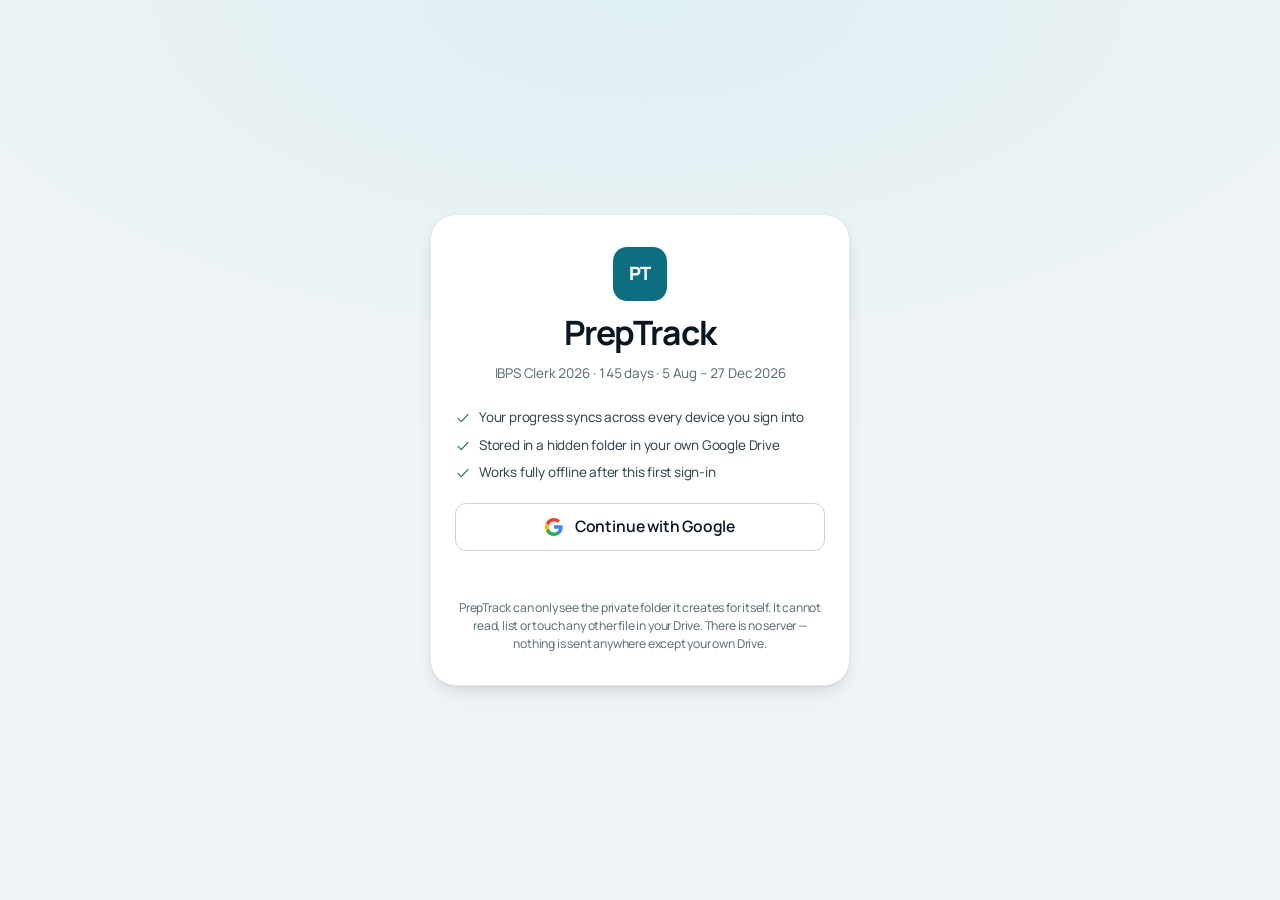
<file: index.html>
<!doctype html>
<html lang="en">
<head>
  <meta charset="utf-8">
  <meta name="viewport" content="width=device-width, initial-scale=1, viewport-fit=cover">
  <title>PrepTrack — IBPS Clerk 2026</title>
  <meta name="description" content="A 145-day study companion for IBPS Clerk 2026. Tells you what to study for the next four hours, tracks whether you did it, and shows what is slipping.">
  <meta name="theme-color" content="#ffffff" media="(prefers-color-scheme: light)">
  <meta name="theme-color" content="#090e12" media="(prefers-color-scheme: dark)">
  <meta name="color-scheme" content="light dark">
  <link rel="preload" href="./assets/fonts/manrope-var.woff2" as="font" type="font/woff2" crossorigin>
  <link rel="manifest" href="./manifest.webmanifest">
  <link rel="icon" href="data:image/svg+xml,<svg xmlns='http://www.w3.org/2000/svg' viewBox='0 0 32 32'><rect width='32' height='32' rx='7' fill='%231a5b6e'/><text x='16' y='22' font-family='system-ui,sans-serif' font-size='15' font-weight='800' fill='white' text-anchor='middle'>PT</text></svg>">
  <link rel="stylesheet" href="./css/fonts.css">
  <link rel="stylesheet" href="./css/tokens.css">
  <link rel="stylesheet" href="./css/base.css">
  <link rel="stylesheet" href="./css/layout.css">
  <link rel="stylesheet" href="./css/components.css">
  <!-- iOS ignores the web manifest for these. Without apple-touch-icon it uses a
       SCREENSHOT of the page as the home-screen icon, and without
       apple-mobile-web-app-capable it opens inside Safari chrome rather than
       standalone. Both are required for "Add to Home Screen" to look like an app. -->
  <link rel="apple-touch-icon" href="./assets/icons/icon-180.png">
  <meta name="apple-mobile-web-app-capable" content="yes">
  <meta name="apple-mobile-web-app-status-bar-style" content="black-translucent">
  <meta name="apple-mobile-web-app-title" content="PrepTrack">
  <meta name="mobile-web-app-capable" content="yes">
</head>
<body>
  <noscript>
    <p style="padding:2rem;max-width:60ch;margin:auto">
      PrepTrack needs JavaScript. All your progress is stored in this browser —
      nothing is uploaded anywhere — but that does require scripting to be enabled.
    </p>
  </noscript>
  <script type="module" src="./js/app.js"></script>
</body>
</html>
</file>
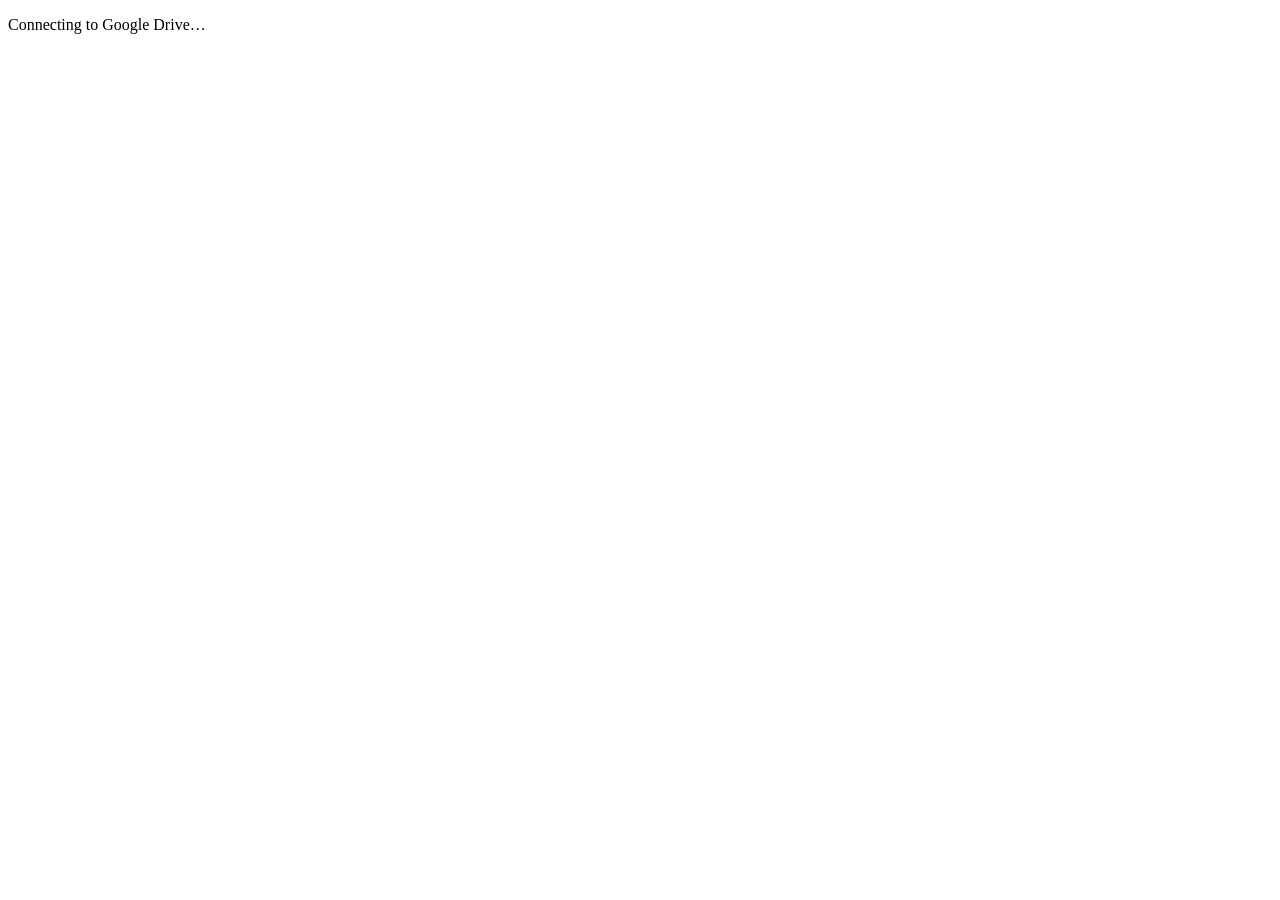
<file: oauth-callback.html>
<!doctype html>
<html lang="en">
<head>
<meta charset="utf-8">
<meta name="robots" content="noindex">
<title>PrepTrack — connecting</title>
</head>
<body>
<p>Connecting to Google Drive…</p>
<script>
/*
 * OAuth silent-renewal landing page.
 *
 * PrepTrack loads this inside a hidden iframe pointed at Google's authorisation
 * endpoint with `prompt=none`. When the user still has a live Google session and
 * has already granted these scopes, Google 302s straight back here with the token
 * in the URL FRAGMENT — no interface is ever drawn, so nothing flashes on screen.
 * When it cannot be done silently, Google redirects here with an `error` instead.
 *
 * Either way this page's only job is to hand the result to the app and disappear.
 *
 * Fragments never leave the browser: they are not sent to GitHub Pages, they are
 * not in any server log. The token lives only in this document until postMessage
 * passes it to the opener, and the target origin is pinned to our own so it can
 * never be delivered to another site.
 */
(function () {
  var raw = location.hash.replace(/^#/, '') || location.search.replace(/^\?/, '');
  var p = new URLSearchParams(raw);

  var msg = {
    source: 'preptrack-oauth',
    state: p.get('state') || null,
    access_token: p.get('access_token') || null,
    expires_in: p.get('expires_in') || null,
    error: p.get('error') || (p.get('access_token') ? null : 'no_token')
  };

  // Scrub the token out of the address bar before anything else can read it.
  try { history.replaceState(null, '', location.pathname); } catch (e) { /* not critical */ }

  var target = (window.parent && window.parent !== window) ? window.parent : window.opener;
  if (target) {
    try { target.postMessage(msg, location.origin); }
    catch (e) { /* the app has gone away; nothing to do */ }
  }
})();
</script>
</body>
</html>
</file>
<file: css/fonts.css>
/* ============================================================================
   Self-hosted typography.
   Bundled rather than loaded from a CDN so the app keeps its exact look with no
   network — a study tool that falls back to Arial on a train is not premium.
   Latin subset only: 60 KB for the whole type system.
   ========================================================================== */

/* Manrope — variable 200–800. Geometric, generous counters, excellent at small
   sizes, and its numerals are clean enough to carry the data-heavy screens. */
@font-face {
  font-family: 'Manrope';
  src: url('../assets/fonts/manrope-var.woff2') format('woff2-variations'),
       url('../assets/fonts/manrope-var.woff2') format('woff2');
  font-weight: 200 800;
  font-style: normal;
  font-display: swap;
}

/* IBM Plex Mono — for day numbers, durations, scores and stats. Genuinely
   tabular, and its slightly technical tone suits an exam ledger. */
@font-face {
  font-family: 'IBM Plex Mono';
  src: url('../assets/fonts/plexmono-400.woff2') format('woff2');
  font-weight: 400;
  font-style: normal;
  font-display: swap;
}
@font-face {
  font-family: 'IBM Plex Mono';
  src: url('../assets/fonts/plexmono-600.woff2') format('woff2');
  font-weight: 600;
  font-style: normal;
  font-display: swap;
}
</file>
<file: css/tokens.css>
/* ============================================================================
   Design tokens.

   Palette logic. Light mode is a cool paper, never pure white — pure white glares
   under a study lamp at 6 a.m. Dark mode is a deep blue-black, never pure black —
   pure black crushes shadow, so elevation becomes unreadable and everything looks
   flat. Neutrals are biased toward the accent hue so no grey reads as accidental.

   Text sits at three deliberate levels (ink / ink-2 / muted) rather than one
   colour at three opacities: real colour steps stay legible on both grounds.
   ========================================================================== */

:root {
  color-scheme: light dark;

  /* ---- neutrals, light ---- */
  --bg:          #f1f4f7;
  --bg-tint:     #e6edf1;
  --surface:     #ffffff;
  --surface-2:   #eff3f6;
  --surface-3:   #e3ebef;
  --ink:         #0b1620;
  --ink-2:       #33474f;
  --muted:       #5e7279;
  --rule:        #e2eaee;
  --rule-strong: #c6d4da;

  /* ---- accent ---- */
  --accent:       #0d6e80;
  --accent-hover: #0a5765;
  --accent-soft:  #dff0f3;
  --accent-line:  #93cbd6;
  --accent-ink:   #ffffff;

  /* ---- semantic ---- */
  --good:        #1f7a45;
  --good-soft:   #ddf0e6;
  --warn:        #8a5210;
  --warn-soft:   #f9efdf;
  --danger:      #a83232;
  --danger-soft: #f9e7e7;

  /* ---- subject keys ---- */
  --reasoning:      #0d6e80;
  --reasoning-soft: #dff0f3;
  --quant:          #6a4a92;
  --quant-soft:     #ede8f5;
  --english:        #1f7a45;
  --english-soft:   #ddf0e6;
  --ga:             #8a5210;
  --ga-soft:        #f9efdf;
  --computer:       #1f5fa8;
  --computer-soft:  #e2ecf8;
  --neutral-key:    #5e7279;
  --neutral-soft:   #e8eef0;

  /* ---- type ---- */
  --font-ui:  'Manrope', system-ui, -apple-system, 'Segoe UI', Roboto, sans-serif;
  --font-num: 'IBM Plex Mono', ui-monospace, 'SF Mono', Menlo, Consolas, monospace;

  --step--2: clamp(0.69rem, 0.67rem + 0.08vw, 0.73rem);
  --step--1: clamp(0.78rem, 0.76rem + 0.10vw, 0.84rem);
  --step-0:  clamp(0.91rem, 0.88rem + 0.16vw, 0.98rem);
  --step-1:  clamp(1.05rem, 1.00rem + 0.28vw, 1.19rem);
  --step-2:  clamp(1.26rem, 1.15rem + 0.55vw, 1.52rem);
  --step-3:  clamp(1.55rem, 1.33rem + 1.05vw, 2.10rem);
  --step-4:  clamp(2.00rem, 1.62rem + 1.90vw, 3.00rem);

  --tracking-tight: -0.024em;
  --tracking-snug:  -0.012em;
  --tracking-wide:   0.075em;

  /* ---- space ---- */
  --sp-1: 0.25rem; --sp-2: 0.5rem;  --sp-3: 0.75rem; --sp-4: 1rem;
  --sp-5: 1.5rem;  --sp-6: 2rem;    --sp-7: 3rem;    --sp-8: 4rem;

  --radius-sm: 11px;
  --radius:    18px;
  --radius-lg: 26px;

  /* Three stacked layers per shadow: a contact edge, a near diffusion and a far
     ambient one. That is what separates depth from a grey blur. */
  --shadow-1: 0 1px 1.5px rgb(11 22 32 / 5%),
              0 3px 8px -2px rgb(11 22 32 / 6%);
  --shadow-2: 0 1px 2px rgb(11 22 32 / 6%),
              0 6px 16px -4px rgb(11 22 32 / 9%),
              0 16px 32px -12px rgb(11 22 32 / 7%);
  --shadow-3: 0 2px 5px rgb(11 22 32 / 8%),
              0 12px 28px -6px rgb(11 22 32 / 12%),
              0 32px 64px -20px rgb(11 22 32 / 10%);
  --glow-accent: 0 4px 14px color-mix(in srgb, var(--accent) 26%, transparent);

  --nav-w:        250px;
  --nav-w-mini:   74px;
  --nav-h:        62px;
  --header-h:     58px;
  --content-max:  1160px;

  --ease:   cubic-bezier(0.22, 0.72, 0.28, 1);
  --ease-out: cubic-bezier(0.16, 1, 0.3, 1);
  --spring: linear(0, 0.006, 0.025 2.8%, 0.101 6.1%, 0.539 18.9%, 0.721 25.3%,
                   0.849 31.5%, 0.937 38.1%, 0.968 41.8%, 0.991 45.7%, 1.006 50.1%,
                   1.015 60.2%, 1.006 80.2%, 1);

  --focus-ring: 2px solid var(--accent);
  --focus-offset: 2px;
}

/* ---------------------------------------------------------------- dark */
@media (prefers-color-scheme: dark) {
  :root {
    --bg:          #070b0f;
    --bg-tint:     #0b1218;
    --surface:     #0f161d;
    --surface-2:   #16202a;
    --surface-3:   #1e2b36;
    --ink:         #eef4f8;
    --ink-2:       #b6c6d1;
    --muted:       #7d92a0;
    --rule:        #1b2732;
    --rule-strong: #2b3b48;

    --accent:       #48c8e0;
    --accent-hover: #6fd8ec;
    --accent-soft:  #0b2a34;
    --accent-line:  #1e5364;
    --accent-ink:   #04151b;

    --good:        #4fcb8b;
    --good-soft:   #0d2a1d;
    --warn:        #e0aa5f;
    --warn-soft:   #2f2510;
    --danger:      #ec8b8b;
    --danger-soft: #331a1a;

    --reasoning:      #48c8e0;
    --reasoning-soft: #0b2a34;
    --quant:          #bb9fe6;
    --quant-soft:     #221c34;
    --english:        #4fcb8b;
    --english-soft:   #0d2a1d;
    --ga:             #e0aa5f;
    --ga-soft:        #2f2510;
    --computer:       #6aa8e8;
    --computer-soft:  #0f2438;
    --neutral-key:    #7d92a0;
    --neutral-soft:   #18222c;

    /* Dark surfaces read as lit by a rim highlight, not by a drop shadow. */
    --shadow-1: 0 1px 2px rgb(0 0 0 / 45%),
                inset 0 1px 0 rgb(255 255 255 / 4%);
    --shadow-2: 0 2px 6px rgb(0 0 0 / 45%), 0 12px 30px rgb(0 0 0 / 38%),
                inset 0 1px 0 rgb(255 255 255 / 5%);
    --shadow-3: 0 4px 12px rgb(0 0 0 / 50%), 0 24px 56px rgb(0 0 0 / 46%),
                inset 0 1px 0 rgb(255 255 255 / 6%);
    --glow-accent: 0 4px 18px color-mix(in srgb, var(--accent) 30%, transparent);
  }
}

:root[data-theme='dark'] {
  --bg: #070b0f; --bg-tint: #0b1218; --surface: #0f161d; --surface-2: #16202a; --surface-3: #1e2b36;
  --ink: #eef4f8; --ink-2: #b6c6d1; --muted: #7d92a0;
  --rule: #1b2732; --rule-strong: #2b3b48;
  --accent: #48c8e0; --accent-hover: #6fd8ec; --accent-soft: #0b2a34;
  --accent-line: #1e5364; --accent-ink: #04151b;
  --good: #4fcb8b; --good-soft: #0d2a1d;
  --warn: #e0aa5f; --warn-soft: #2f2510;
  --danger: #ec8b8b; --danger-soft: #331a1a;
  --reasoning: #48c8e0; --reasoning-soft: #0b2a34;
  --quant: #bb9fe6;    --quant-soft: #221c34;
  --english: #4fcb8b;  --english-soft: #0d2a1d;
  --ga: #e0aa5f;       --ga-soft: #2f2510;
  --computer: #6aa8e8; --computer-soft: #0f2438;
  --neutral-key: #7d92a0; --neutral-soft: #18222c;
  --shadow-1: 0 1px 2px rgb(0 0 0 / 45%), inset 0 1px 0 rgb(255 255 255 / 4%);
  --shadow-2: 0 2px 6px rgb(0 0 0 / 45%), 0 12px 30px rgb(0 0 0 / 38%),
              inset 0 1px 0 rgb(255 255 255 / 5%);
  --shadow-3: 0 4px 12px rgb(0 0 0 / 50%), 0 24px 56px rgb(0 0 0 / 46%),
              inset 0 1px 0 rgb(255 255 255 / 6%);
  --glow-accent: 0 4px 18px color-mix(in srgb, var(--accent) 30%, transparent);
}

:root[data-theme='light'] {
  --bg: #f2f5f7; --bg-tint: #e8eff2; --surface: #ffffff; --surface-2: #eef3f6; --surface-3: #e3ebef;
  --ink: #0b1620; --ink-2: #33474f; --muted: #5e7279;
  --rule: #e0e9ed; --rule-strong: #c6d4da;
  --accent: #0d6e80; --accent-hover: #0a5765; --accent-soft: #dff0f3;
  --accent-line: #93cbd6; --accent-ink: #ffffff;
  --good: #1f7a45; --good-soft: #ddf0e6;
  --warn: #8a5210; --warn-soft: #f9efdf;
  --danger: #a83232; --danger-soft: #f9e7e7;
  --reasoning: #0d6e80; --reasoning-soft: #dff0f3;
  --quant: #6a4a92;    --quant-soft: #ede8f5;
  --english: #1f7a45;  --english-soft: #ddf0e6;
  --ga: #8a5210;       --ga-soft: #f9efdf;
  --computer: #1f5fa8; --computer-soft: #e2ecf8;
  --neutral-key: #5e7279; --neutral-soft: #e8eef0;
  --shadow-1: 0 1px 1.5px rgb(11 22 32 / 5%), 0 3px 8px -2px rgb(11 22 32 / 6%);
  --shadow-2: 0 1px 2px rgb(11 22 32 / 6%), 0 6px 16px -4px rgb(11 22 32 / 9%),
              0 16px 32px -12px rgb(11 22 32 / 7%);
  --shadow-3: 0 2px 5px rgb(11 22 32 / 8%), 0 12px 28px -6px rgb(11 22 32 / 12%),
              0 28px 60px rgb(11 22 32 / 12%);
  --glow-accent: 0 4px 14px color-mix(in srgb, var(--accent) 26%, transparent);
}
</file>
<file: css/base.css>
/* ============================================================================
   Reset + base typography
   ========================================================================== */

*, *::before, *::after { box-sizing: border-box; }
* { margin: 0; }

html {
  -webkit-text-size-adjust: 100%;
  scroll-behavior: smooth;
}

body {
  min-height: 100dvh;
  font-family: var(--font-ui);
  font-size: var(--step-0);
  font-weight: 450;
  line-height: 1.55;
  letter-spacing: var(--tracking-snug);
  color: var(--ink);
  background: var(--bg);
  -webkit-font-smoothing: antialiased;
  -moz-osx-font-smoothing: grayscale;
  text-rendering: optimizeLegibility;
  font-synthesis-weight: none;
}

img, video { display: block; max-width: 100%; }

/* The UA rule [hidden]{display:none} is a plain element rule, so ANY class that
   sets its own display silently defeats it — which is how a "Day complete" chip
   ended up showing at 0 of 6 blocks. This has to win. */
[hidden] { display: none !important; }

/* SVGs get an explicit default size. Without this a viewBox-only icon has no
   intrinsic dimensions and expands to fill its container — the bug that made
   every icon render enormous. Specific sizes below override this. */
svg { display: block; flex: none; }
.icon { width: 20px; height: 20px; }

input, button, textarea, select { font: inherit; color: inherit; letter-spacing: inherit; }
button { cursor: pointer; background: none; border: none; }

h1, h2, h3, h4 {
  line-height: 1.15;
  text-wrap: balance;
  font-weight: 700;
  letter-spacing: var(--tracking-tight);
}

h1 { font-size: var(--step-3); }
h2 { font-size: var(--step-2); }
h3 { font-size: var(--step-1); letter-spacing: var(--tracking-snug); }

p { text-wrap: pretty; }

a {
  color: var(--accent);
  text-decoration-thickness: 1px;
  text-underline-offset: 3px;
  transition: color 0.15s var(--ease);
}
a:hover { color: var(--accent-hover); }

ul, ol { padding-inline-start: 1.15em; }

/* Digits must line up wherever they are compared. */
.num, time, .stat-value, .block-time, .day-number, .mono {
  font-family: var(--font-num);
  font-variant-numeric: tabular-nums;
  font-feature-settings: 'tnum' 1;
}

/* ---------------------------------------------------------------- focus */
:focus-visible {
  outline: var(--focus-ring);
  outline-offset: var(--focus-offset);
  border-radius: var(--radius-sm);
}
:focus:not(:focus-visible) { outline: none; }

/* ---------------------------------------------------------------- utility */
.sr-only {
  position: absolute;
  width: 1px; height: 1px;
  padding: 0; margin: -1px;
  overflow: hidden;
  clip-path: inset(50%);
  white-space: nowrap;
}

.skip-link {
  position: absolute;
  top: 0; left: 50%;
  transform: translate(-50%, -120%);
  z-index: 100;
  padding: var(--sp-3) var(--sp-4);
  background: var(--accent);
  color: var(--accent-ink);
  border-radius: 0 0 var(--radius) var(--radius);
  font-weight: 600;
}
.skip-link:focus { transform: translate(-50%, 0); }

.eyebrow {
  font-size: var(--step--2);
  font-weight: 700;
  letter-spacing: var(--tracking-wide);
  text-transform: uppercase;
  color: var(--muted);
}

.muted { color: var(--muted); }
.scroll-x { overflow-x: auto; overscroll-behavior-x: contain; }

@media (prefers-reduced-motion: reduce) {
  html { scroll-behavior: auto; }
  *, *::before, *::after {
    animation-duration: 0.01ms !important;
    animation-iteration-count: 1 !important;
    transition-duration: 0.01ms !important;
  }
}
</file>
<file: css/layout.css>
/* ============================================================================
   App shell.
   Mobile-first: bottom tab bar on phones. From 1024px a sidebar that collapses
   to an icon rail via the hamburger, so wide screens can trade chrome for content.
   ========================================================================== */

.app {
  display: flex;
  flex-direction: column;
  min-height: 100dvh;
}

/* ---------------------------------------------------------------- header */
.app-header {
  position: sticky;
  top: 0;
  z-index: 30;
  display: flex;
  align-items: center;
  gap: var(--sp-3);
  height: var(--header-h);
  padding-inline: var(--sp-4);
  background: color-mix(in srgb, var(--surface) 86%, transparent);
  backdrop-filter: saturate(1.5) blur(14px);
  -webkit-backdrop-filter: saturate(1.5) blur(14px);
  border-bottom: 1px solid var(--rule);
}

.app-brand {
  display: flex;
  align-items: center;
  gap: var(--sp-3);
  min-width: 0;
  font-weight: 800;
  font-size: var(--step-1);
  letter-spacing: var(--tracking-tight);
  text-decoration: none;
  color: inherit;
}

.app-brand__mark {
  display: grid;
  place-items: center;
  width: 30px; height: 30px;
  flex: none;
  border-radius: 9px;
  background: linear-gradient(145deg, var(--accent), color-mix(in srgb, var(--accent) 72%, #000));
  color: var(--accent-ink);
  font-size: 0.72rem;
  font-weight: 800;
  letter-spacing: -0.04em;
  box-shadow: var(--shadow-1);
}

.app-brand__sub {
  display: block;
  margin-top: -3px;
  font-size: var(--step--2);
  font-weight: 600;
  letter-spacing: var(--tracking-wide);
  text-transform: uppercase;
  color: var(--muted);
}

.header-actions { margin-left: auto; display: flex; align-items: center; gap: var(--sp-2); }

/* Hamburger — desktop only; phones use the bottom bar. */
.nav-toggle { display: none; }

/* ---------------------------------------------------------------- main */
.app-main {
  flex: 1;
  width: 100%;
  max-width: var(--content-max);
  margin-inline: auto;
  padding: var(--sp-4) var(--sp-4) calc(var(--nav-h) + var(--sp-7));
}

.view {
  display: flex;
  flex-direction: column;
  gap: var(--sp-5);
  animation: view-in 0.24s var(--ease) both;
}

@keyframes view-in {
  from { opacity: 0; transform: translateY(6px); }
  to   { opacity: 1; transform: none; }
}

.section-head {
  display: flex;
  align-items: baseline;
  justify-content: space-between;
  gap: var(--sp-3);
  flex-wrap: wrap;
}

/* ---------------------------------------------------------------- nav */
.app-nav {
  position: fixed;
  bottom: 0; left: 0; right: 0;
  z-index: 40;
  display: grid;
  grid-template-columns: repeat(6, 1fr);
  background: color-mix(in srgb, var(--surface) 92%, transparent);
  backdrop-filter: saturate(1.5) blur(14px);
  -webkit-backdrop-filter: saturate(1.5) blur(14px);
  border-top: 1px solid var(--rule);
  padding-bottom: env(safe-area-inset-bottom);
}

.nav-item {
  position: relative;
  min-width: 0;
  display: flex;
  flex-direction: column;
  align-items: center;
  justify-content: center;
  gap: 4px;
  min-height: var(--nav-h);
  padding: var(--sp-2) var(--sp-1);
  color: var(--muted);
  font-size: 0.62rem;
  font-weight: 650;
  letter-spacing: 0.005em;
  text-decoration: none;
  transition: color 0.16s var(--ease), background 0.16s var(--ease);
}

.nav-item .icon { width: 21px; height: 21px; }
.nav-item:hover { color: var(--ink-2); }
.nav-item[aria-current='page'] { color: var(--accent); }

.nav-item[aria-current='page']::before {
  content: '';
  position: absolute;
  top: 0; left: 50%;
  width: 26px; height: 2.5px;
  translate: -50% 0;
  border-radius: 0 0 3px 3px;
  background: var(--accent);
}

.nav-label { white-space: nowrap; }

/* ---------------------------------------------------------------- grids */
.stat-grid {
  display: grid;
  grid-template-columns: repeat(auto-fit, minmax(140px, 1fr));
  gap: var(--sp-3);
}

.block-list { display: flex; flex-direction: column; gap: var(--sp-3); }

/* ---------------------------------------------------------------- tablet */
@media (min-width: 600px) {
  .app-main { padding: var(--sp-5) var(--sp-5) calc(var(--nav-h) + var(--sp-7)); }
  .nav-item { font-size: 0.7rem; }
}

/* ---------------------------------------------------------------- desktop */
@media (min-width: 1024px) {
  .app {
    display: grid;
    grid-template-columns: var(--nav-w) minmax(0, 1fr);
    grid-template-rows: var(--header-h) 1fr;
    grid-template-areas: 'header header' 'nav main';
    transition: grid-template-columns 0.26s var(--ease);
  }

  /* Collapsed: the sidebar becomes an icon rail. */
  .app[data-nav='mini'] { grid-template-columns: var(--nav-w-mini) minmax(0, 1fr); }

  .app-header { grid-area: header; padding-inline: var(--sp-5); }

  .nav-toggle {
    display: grid;
    place-items: center;
    width: 38px; height: 38px;
    flex: none;
    border-radius: var(--radius-sm);
    color: var(--muted);
    transition: background 0.15s var(--ease), color 0.15s var(--ease);
  }
  .nav-toggle:hover { background: var(--surface-2); color: var(--ink); }

  .app-nav {
    grid-area: nav;
    position: sticky;
    top: var(--header-h);
    align-self: start;
    display: flex;
    flex-direction: column;
    gap: 2px;
    height: calc(100dvh - var(--header-h));
    padding: var(--sp-4) var(--sp-3);
    background: transparent;
    backdrop-filter: none;
    border-top: none;
    border-right: 1px solid var(--rule);
    overflow: hidden;
  }

  .nav-item {
    flex-direction: row;
    justify-content: flex-start;
    gap: var(--sp-3);
    min-height: 44px;
    padding: var(--sp-2) var(--sp-3);
    font-size: var(--step-0);
    font-weight: 600;
    border-radius: var(--radius-sm);
    white-space: nowrap;
  }

  /* Must match the mobile rule's specificity or it never wins: that rule is
     .nav-item[aria-current='page']::before (0,2,1), not .nav-item::before (0,1,1). */
  .nav-item::before,
  .nav-item[aria-current='page']::before { content: none; }

  .nav-item:hover { background: var(--surface-2); }

  .nav-item[aria-current='page'] {
    background: var(--accent-soft);
    color: var(--accent);
    font-weight: 700;
  }

  /* Mini rail: labels collapse away, icons centre, tooltip on hover. */
  .app[data-nav='mini'] .app-nav { padding-inline: var(--sp-2); }
  .app[data-nav='mini'] .nav-item { justify-content: center; padding-inline: 0; }
  .app[data-nav='mini'] .nav-label {
    position: absolute;
    left: calc(100% + 10px);
    padding: 5px 10px;
    font-size: var(--step--1);
    color: var(--ink);
    background: var(--surface);
    border: 1px solid var(--rule);
    border-radius: var(--radius-sm);
    box-shadow: var(--shadow-2);
    opacity: 0;
    pointer-events: none;
    translate: -4px 0;
    transition: opacity 0.14s var(--ease), translate 0.14s var(--ease);
    z-index: 50;
  }
  .app[data-nav='mini'] .nav-item:hover .nav-label,
  .app[data-nav='mini'] .nav-item:focus-visible .nav-label {
    opacity: 1;
    translate: 0 0;
  }

  .app[data-nav='mini'] .app-brand__sub { display: none; }

  .app-main {
    grid-area: main;
    padding: var(--sp-6);
    padding-bottom: var(--sp-8);
    max-width: 940px;
    margin-inline: 0;
  }
}

@media (min-width: 1440px) {
  .app-main { max-width: 1020px; margin-inline: auto; }
}

/* ============================================================================
   Header material.

   It was a flat bar with a hairline. What separates a premium app from a competent
   one here is that chrome reads as a surface hovering over content, not as a
   painted strip: translucency, a real blur, and a highlight along the top edge
   catching light the way a physical panel would.
   ========================================================================== */
.app-header {
  background: color-mix(in srgb, var(--surface) 82%, transparent);
  backdrop-filter: saturate(1.8) blur(20px);
  -webkit-backdrop-filter: saturate(1.8) blur(20px);
  box-shadow:
    inset 0 1px 0 color-mix(in srgb, #fff 55%, transparent),
    0 1px 0 var(--rule);
  border-bottom: 0;
}
@media (prefers-color-scheme: dark) {
  .app-header { box-shadow: inset 0 1px 0 rgb(255 255 255 / 6%), 0 1px 0 var(--rule); }
}
:root[data-theme='dark'] .app-header {
  box-shadow: inset 0 1px 0 rgb(255 255 255 / 6%), 0 1px 0 var(--rule);
}
:root[data-theme='light'] .app-header {
  box-shadow: inset 0 1px 0 color-mix(in srgb, #fff 55%, transparent), 0 1px 0 var(--rule);
}

/* Same treatment on the bottom bar, which sits over content on a phone. */
.app-nav {
  box-shadow: inset 0 1px 0 color-mix(in srgb, #fff 40%, transparent);
}
@media (prefers-color-scheme: dark) {
  .app-nav { box-shadow: inset 0 1px 0 rgb(255 255 255 / 5%); }
}
:root[data-theme='dark'] .app-nav { box-shadow: inset 0 1px 0 rgb(255 255 255 / 5%); }

/* ============================================================================
   Header at small widths.

   The header carries a brand, a sub-line and four controls. On a 320px screen
   the sub-line wrapped to three lines and pushed the whole bar to 90px tall. Text
   truncates; controls never shrink — a control you cannot hit is worse than a
   label you cannot finish reading.
   ========================================================================== */
.app-brand > span { min-width: 0; }
.app-brand__sub {
  display: block;
  overflow: hidden; text-overflow: ellipsis; white-space: nowrap;
}
.header-actions { flex: none; }

@media (max-width: 400px) {
  .app-brand { gap: var(--sp-2); font-size: var(--step-0); }
  .app-brand__mark { width: 26px; height: 26px; border-radius: 8px; font-size: 0.7rem; }
  /* The build marker is a debugging aid. On the smallest screens the four
     controls matter more than knowing you are on v23. */
  .app-brand__sub { display: none; }
  .header-actions { gap: 2px; }
  .header-actions .icon-btn { width: 34px; height: 34px; }
}
</file>
<file: css/components.css>
/* ============================================================================
   Components
   ========================================================================== */

/* ---------------------------------------------------------------- card */
.card {
  background: var(--surface);
  border: 1px solid var(--rule);
  border-radius: var(--radius);
  box-shadow: var(--shadow-1);
}

/* A hairline highlight along the top edge reads as a lit surface rather than a
   flat rectangle. Almost invisible individually; it is what makes the whole page
   feel considered. */
.card, .day-head, .block-card, .stat {
  position: relative;
  background-image: linear-gradient(
    to bottom,
    color-mix(in srgb, var(--surface-2) 55%, transparent) 0,
    transparent 64px);
}

.card__body { padding: var(--sp-4); }

/* ---------------------------------------------------------------- day header */
.day-head {
  display: flex;
  flex-direction: column;
  gap: var(--sp-3);
  padding: var(--sp-4);
  background: var(--surface);
  border: 1px solid var(--rule);
  border-radius: var(--radius);
  box-shadow: var(--shadow-1);
}

.day-head__top {
  display: flex;
  align-items: flex-start;
  justify-content: space-between;
  gap: var(--sp-3);
  flex-wrap: wrap;
}

.day-title { display: flex; align-items: baseline; gap: var(--sp-3); flex-wrap: wrap; }
.day-number { font-size: var(--step-3); font-weight: 700; letter-spacing: -0.02em; }
.day-date { font-size: var(--step-1); color: var(--muted); font-weight: 500; }

.chip-row { display: flex; flex-wrap: wrap; gap: var(--sp-2); }

.chip .icon { width: 13px; height: 13px; }

.chip {
  display: inline-flex;
  align-items: center;
  gap: var(--sp-1);
  padding: 3px var(--sp-2);
  border-radius: 999px;
  font-size: var(--step--1);
  font-weight: 650;
  letter-spacing: 0.02em;
  background: var(--neutral-soft);
  color: var(--ink-2);
  white-space: nowrap;
}

.chip--accent    { background: var(--accent-soft);    color: var(--accent); }
.chip--good      { background: var(--good-soft);      color: var(--good); }
.chip--warn      { background: var(--warn-soft);      color: var(--warn); }
.chip--danger    { background: var(--danger-soft);    color: var(--danger); }
.chip--reasoning { background: var(--reasoning-soft); color: var(--reasoning); }
.chip--quant     { background: var(--quant-soft);     color: var(--quant); }
.chip--english   { background: var(--english-soft);   color: var(--english); }
.chip--ga        { background: var(--ga-soft);        color: var(--ga); }
.chip--computer  { background: var(--computer-soft);  color: var(--computer); }

/* ---------------------------------------------------------------- progress dots */
.dots { display: flex; align-items: center; gap: 6px; }

.dot {
  width: 11px; height: 11px;
  border-radius: 50%;
  border: 2px solid var(--rule-strong);
  background: transparent;
  transition: background 0.2s ease, border-color 0.2s ease;
}
.dot.is-done { background: var(--accent); border-color: var(--accent); }

.progress-line {
  display: flex;
  align-items: center;
  gap: var(--sp-3);
  flex-wrap: wrap;
  font-size: var(--step--1);
  color: var(--muted);
  font-weight: 600;
}

/* ---------------------------------------------------------------- banners */
.banner {
  display: flex;
  align-items: flex-start;
  gap: var(--sp-3);
  padding: var(--sp-3) var(--sp-4);
  border-radius: var(--radius);
  border: 1px solid transparent;
  font-size: var(--step-0);
  line-height: 1.45;
}

.banner strong { font-weight: 700; }
.banner--warn   { background: var(--warn-soft);   border-color: var(--warn);   color: var(--warn); }
.banner--good   { background: var(--good-soft);   border-color: var(--good);   color: var(--good); }
.banner--accent { background: var(--accent-soft); border-color: var(--accent); color: var(--accent); }
.banner--danger { background: var(--danger-soft); border-color: var(--danger); color: var(--danger); }

.banner__icon { width: 19px; height: 19px; margin-top: 1px; }

/* ---------------------------------------------------------------- block card */
.block-card {
  position: relative;
  display: block;
  width: 100%;
  text-align: left;
  padding: var(--sp-4);
  background: var(--surface);
  border: 1px solid var(--rule);
  border-left: 4px solid var(--key, var(--neutral-key));
  border-radius: var(--radius);
  box-shadow: var(--shadow-1);
  transition: box-shadow 0.18s ease, transform 0.18s ease, opacity 0.18s ease;
}

.block-card.is-next {
  box-shadow: var(--shadow-2);
  border-color: var(--accent-line);
}

.block-card:not(.is-done):hover { box-shadow: var(--shadow-2); }

.block-card.is-done {
  background-image: none;
  box-shadow: none;
}

.block-card.is-done { opacity: 0.62; }
.block-card.is-done .block-title { text-decoration: line-through; text-decoration-thickness: 1px; }

.block-card__head {
  display: flex;
  align-items: flex-start;
  justify-content: space-between;
  gap: var(--sp-3);
}

.block-label {
  font-size: var(--step--1);
  font-weight: 700;
  letter-spacing: 0.07em;
  text-transform: uppercase;
  color: var(--key, var(--neutral-key));
}

.block-time {
  flex-shrink: 0;
  font-family: var(--font-num);
  font-size: var(--step--1);
  font-weight: 600;
  color: var(--muted);
  padding: 2px var(--sp-2);
  background: var(--surface-2);
  border-radius: var(--radius-sm);
}

.block-title {
  margin-top: var(--sp-1);
  font-size: var(--step-1);
  font-weight: 650;
  line-height: 1.3;
  text-wrap: balance;
}

.block-note {
  margin-top: var(--sp-2);
  font-size: var(--step--1);
  color: var(--muted);
  line-height: 1.5;
}

.block-meta {
  display: flex;
  flex-wrap: wrap;
  gap: var(--sp-2);
  margin-top: var(--sp-3);
}

.block-resources {
  display: flex;
  flex-direction: column;
  gap: var(--sp-2);
  margin-top: var(--sp-3);
  padding-top: var(--sp-3);
  border-top: 1px dashed var(--rule);
}

.resource {
  display: flex;
  align-items: flex-start;
  gap: var(--sp-2);
  font-size: var(--step--1);
  line-height: 1.4;
  color: var(--ink-2);
}

.resource__icon { width: 15px; height: 15px; margin-top: 2px; color: var(--muted); }
.resource__title { font-weight: 650; }
.resource a { font-weight: 650; }

/* ---------------------------------------------------------------- buttons */
.btn {
  display: inline-flex;
  align-items: center;
  justify-content: center;
  gap: var(--sp-2);
  min-height: 44px;
  padding: var(--sp-2) var(--sp-4);
  border-radius: var(--radius-sm);
  border: 1px solid var(--rule-strong);
  background: var(--surface);
  color: var(--ink);
  font-size: var(--step-0);
  font-weight: 650;
  letter-spacing: var(--tracking-snug);
  transition: background 0.15s var(--ease), border-color 0.15s var(--ease),
              color 0.15s var(--ease), translate 0.12s var(--ease), box-shadow 0.15s var(--ease);
}

.btn:active:not(:disabled) { translate: 0 1px; }
.btn:disabled { opacity: 0.45; cursor: not-allowed; }

.btn:hover { background: var(--surface-2); border-color: var(--muted); }

.btn--primary {
  background: var(--accent);
  border-color: var(--accent);
  color: var(--accent-ink);
}
.btn--primary { box-shadow: var(--shadow-1); }
.btn--primary:hover { background: var(--accent-hover); border-color: var(--accent-hover); box-shadow: var(--shadow-2); }

.btn--done {
  background: var(--good-soft);
  border-color: var(--good);
  color: var(--good);
}

.btn--danger { border-color: var(--danger); color: var(--danger); }
.btn--danger:hover { background: var(--danger-soft); }

.btn--full { width: 100%; }
.btn--sm { min-height: 36px; padding: var(--sp-1) var(--sp-3); font-size: var(--step--1); }

.btn .icon { width: 17px; height: 17px; }

.icon-btn {
  display: grid;
  place-items: center;
  width: 40px; height: 40px;
  border-radius: var(--radius-sm);
  color: var(--muted);
  transition: background 0.15s ease, color 0.15s ease;
}
.icon-btn:hover { background: var(--surface-2); color: var(--ink); }
.icon-btn .icon { width: 19px; height: 19px; }

/* ---------------------------------------------------------------- stat tile */
.stat {
  display: flex;
  flex-direction: column;
  gap: 2px;
  padding: var(--sp-3);
  background: var(--surface);
  border: 1px solid var(--rule);
  border-radius: var(--radius);
}

.stat-value {
  font-size: var(--step-2);
  font-weight: 700;
  letter-spacing: -0.02em;
  line-height: 1.1;
}

.stat-label {
  font-size: var(--step--1);
  color: var(--muted);
  font-weight: 600;
  letter-spacing: 0.01em;
}

.stat--accent .stat-value { color: var(--accent); }
.stat--good   .stat-value { color: var(--good); }
.stat--warn   .stat-value { color: var(--warn); }

/* ---------------------------------------------------------------- revision queue */
.revision-list { display: flex; flex-direction: column; gap: var(--sp-2); }

.revision-item {
  display: flex;
  align-items: center;
  justify-content: space-between;
  gap: var(--sp-3);
  padding: var(--sp-2) var(--sp-3);
  background: var(--surface-2);
  border-radius: var(--radius-sm);
  font-size: var(--step--1);
}

.revision-item__name { font-weight: 650; }

/* ---------------------------------------------------------------- fields */
.field { display: flex; flex-direction: column; gap: var(--sp-2); }

.field label { font-size: var(--step--1); font-weight: 650; color: var(--ink-2); }

.input, .select {
  width: 100%;
  min-height: 44px;
  padding: var(--sp-2) var(--sp-3);
  background: var(--surface);
  border: 1px solid var(--rule-strong);
  border-radius: var(--radius-sm);
  color: var(--ink);
}
.input:focus, .select:focus {
  border-color: var(--accent);
  outline: var(--focus-ring);
  outline-offset: 1px;
}

.inline-field {
  display: flex;
  align-items: center;
  gap: var(--sp-3);
  flex-wrap: wrap;
}
.inline-field .input { max-width: 130px; }

/* ---------------------------------------------------------------- exam / rest day */
.big-note {
  display: flex;
  flex-direction: column;
  gap: var(--sp-3);
  padding: var(--sp-6) var(--sp-4);
  text-align: center;
  background: var(--surface);
  border: 1px solid var(--rule);
  border-radius: var(--radius);
}
.big-note__title { font-size: var(--step-3); font-weight: 700; color: var(--accent); }
.big-note__body { color: var(--muted); max-width: 46ch; margin-inline: auto; line-height: 1.6; }

/* ---------------------------------------------------------------- settings rows */

/* NO overflow:hidden here. It clipped the focus ring, because the global focus
   style uses outline-offset — so keyboard users saw a partial rectangle or
   nothing at all. The rounded ends come from the first and last children
   instead, which leaves the outline free to sit outside the box. */
.seg {
  display: inline-flex;
  border: 1px solid var(--rule-strong);
  border-radius: var(--radius-sm);
  background: var(--surface);
  isolation: isolate;
}
.seg button {
  min-height: 40px;
  padding: var(--sp-2) var(--sp-3);
  font-size: var(--step--1);
  font-weight: 650;
  color: var(--muted);
  background: transparent;
  border-right: 1px solid var(--rule-strong);
  transition: background 0.16s var(--ease), color 0.16s var(--ease);
}
.seg button:first-child { border-radius: calc(var(--radius-sm) - 1px) 0 0 calc(var(--radius-sm) - 1px); }
.seg button:last-child  { border-radius: 0 calc(var(--radius-sm) - 1px) calc(var(--radius-sm) - 1px) 0; border-right: none; }
.seg button:hover { background: var(--surface-2); color: var(--ink); }
.seg button:active { background: color-mix(in srgb, var(--accent) 18%, transparent); }
.seg button[aria-pressed='true'] { background: var(--accent); color: var(--accent-ink); }
.seg button[aria-pressed='true']:hover { background: color-mix(in srgb, var(--accent) 88%, #000); }
/* Raised above its neighbours so the ring is never overlapped by the next button. */
.seg button:focus-visible { position: relative; z-index: 1; }

/* ---------------------------------------------------------------- placeholder */
.placeholder {
  display: flex;
  flex-direction: column;
  align-items: center;
  gap: var(--sp-3);
  padding: var(--sp-7) var(--sp-4);
  text-align: center;
  color: var(--muted);
  background: var(--surface);
  border: 1px dashed var(--rule-strong);
  border-radius: var(--radius);
}
.placeholder .icon { width: 30px; height: 30px; opacity: 0.5; }

/* ---------------------------------------------------------------- toast */
.toast {
  position: fixed;
  left: 50%;
  bottom: calc(var(--nav-h) + var(--sp-4));
  transform: translate(-50%, 200%);
  z-index: 50;
  max-width: min(92vw, 420px);
  padding: var(--sp-3) var(--sp-4);
  border-radius: var(--radius);
  background: var(--ink);
  color: var(--bg);
  font-size: var(--step--1);
  font-weight: 600;
  box-shadow: var(--shadow-2);
  transition: transform 0.28s cubic-bezier(0.2, 0.8, 0.3, 1);
}
.toast.is-visible { transform: translate(-50%, 0); }
.toast--danger { background: var(--danger); color: #fff; }

@media (min-width: 1024px) {
  .toast { bottom: var(--sp-5); left: auto; right: var(--sp-6); transform: translate(0, 200%); }
  .toast.is-visible { transform: translate(0, 0); }
}

/* ---------------------------------------------------------------- sign-in gate */
.gate {
  display: grid;
  place-items: center;
  min-height: 100dvh;
  padding: var(--sp-5) var(--sp-4);
  background:
    radial-gradient(120% 80% at 50% 0%, var(--accent-soft) 0%, transparent 62%),
    var(--bg);
}

.gate__card {
  display: flex;
  flex-direction: column;
  align-items: center;
  gap: var(--sp-3);
  width: min(100%, 420px);
  padding: var(--sp-6) var(--sp-5);
  text-align: center;
  background: var(--surface);
  border: 1px solid var(--rule);
  border-radius: var(--radius-lg);
  box-shadow: var(--shadow-2);
}

.gate__mark {
  display: grid;
  place-items: center;
  width: 54px; height: 54px;
  border-radius: 14px;
  background: var(--accent);
  color: var(--accent-ink);
  font-size: 1.15rem;
  font-weight: 800;
  letter-spacing: -0.04em;
}

.gate__title { font-size: var(--step-3); letter-spacing: -0.02em; }
.gate__sub   { color: var(--muted); font-size: var(--step--1); font-variant-numeric: tabular-nums; }

.gate__points {
  display: flex;
  flex-direction: column;
  gap: var(--sp-2);
  width: 100%;
  margin: var(--sp-3) 0 var(--sp-2);
  text-align: left;
}

.gate__point {
  display: flex;
  align-items: flex-start;
  gap: var(--sp-2);
  font-size: var(--step--1);
  color: var(--ink-2);
  line-height: 1.45;
}
.gate__point .icon { width: 16px; height: 16px; margin-top: 2px; color: var(--good); }

.btn--google {
  width: 100%;
  gap: var(--sp-3);
  min-height: 48px;
  background: var(--surface);
  border: 1px solid var(--rule-strong);
  font-weight: 600;
}
.btn--google:hover:not(:disabled) { background: var(--surface-2); border-color: var(--muted); }
.btn--google:disabled { opacity: 0.6; cursor: default; }
.btn__g { display: grid; place-items: center; width: 18px; height: 18px; }

.gate__status {
  min-height: 1.2em;
  font-size: var(--step--1);
  color: var(--muted);
}
.gate__status.is-error { color: var(--danger); font-weight: 600; }

.gate__fine {
  margin-top: var(--sp-2);
  font-size: 0.76rem;
  line-height: 1.5;
  color: var(--muted);
  text-wrap: pretty;
}

.identity { display: flex; align-items: center; gap: var(--sp-3); }

/* ---------------------------------------------------------------- sync pip */
.sync-pip {
  width: 8px; height: 8px;
  border-radius: 50%;
  background: var(--rule-strong);
  transition: background 0.3s var(--ease), box-shadow 0.3s var(--ease);
}
.sync-pip[data-state='synced']  { background: var(--good);
  box-shadow: 0 0 0 3px color-mix(in srgb, var(--good) 18%, transparent); }
.sync-pip[data-state='syncing'] { background: var(--accent); animation: pip-pulse 1.1s var(--ease) infinite; }
.sync-pip[data-state='pending'],
.sync-pip[data-state='offline'] { background: var(--warn); }
.sync-pip[data-state='error']   { background: var(--danger);
  box-shadow: 0 0 0 3px color-mix(in srgb, var(--danger) 20%, transparent); }

@keyframes pip-pulse {
  0%, 100% { opacity: 1;   scale: 1; }
  50%      { opacity: 0.4; scale: 0.75; }
}

/* ---------------------------------------------------------------- week view */
.wk-tablewrap { display: none; }
.wk-cards { display: flex; flex-direction: column; gap: var(--sp-3); }

.wk-card {
  display: flex;
  flex-direction: column;
  gap: var(--sp-3);
  padding: var(--sp-4);
  text-decoration: none;
  color: inherit;
  background: var(--surface);
  border: 1px solid var(--rule);
  border-radius: var(--radius);
  box-shadow: var(--shadow-1);
  transition: box-shadow 0.16s var(--ease), border-color 0.16s var(--ease);
}
.wk-card:hover { box-shadow: var(--shadow-2); }
.wk-card.is-today { border-color: var(--accent-line); box-shadow: var(--shadow-2); }
.wk-card.is-done  { opacity: 0.66; }

.wk-card__head {
  display: flex;
  align-items: center;
  justify-content: space-between;
  gap: var(--sp-3);
}
.wk-card__day  { font-family: var(--font-num); font-weight: 600; font-size: var(--step-0); }
.wk-card__date { color: var(--muted); font-size: var(--step--1); }
.wk-card__note { color: var(--muted); font-size: var(--step--1); }
.wk-card__rows { display: flex; flex-direction: column; gap: var(--sp-2); }

.wk-row { display: flex; align-items: baseline; gap: var(--sp-3); font-size: var(--step--1); }
.wk-row__key {
  flex: none;
  width: 44px;
  font-size: var(--step--2);
  font-weight: 800;
  letter-spacing: var(--tracking-wide);
  color: var(--key, var(--muted));
}
.wk-row__name { color: var(--ink-2); line-height: 1.4; }

@media (min-width: 900px) {
  .wk-cards { display: none; }
  .wk-tablewrap {
    display: block;
    background: var(--surface);
    border: 1px solid var(--rule);
    border-radius: var(--radius);
    box-shadow: var(--shadow-1);
    overflow: hidden;
  }

  .wk-table { width: 100%; border-collapse: collapse; font-size: var(--step--1); }

  .wk-table thead th {
    padding: var(--sp-3) var(--sp-3);
    text-align: left;
    background: var(--surface-2);
    border-bottom: 1px solid var(--rule);
    font-size: var(--step--2);
    font-weight: 800;
    letter-spacing: var(--tracking-wide);
    text-transform: uppercase;
    color: var(--key, var(--muted));
  }
  .wk-th-day  { width: 132px; }
  .wk-th-prog { width: 66px; text-align: center !important; }

  .wk-tr { border-bottom: 1px solid var(--rule); }
  .wk-tr:last-child { border-bottom: none; }
  .wk-tr:hover { background: var(--surface-2); }
  .wk-tr.is-today { background: var(--accent-soft); }
  .wk-tr.is-today .wk-daylink .day-number { color: var(--accent); }
  .wk-tr.is-done  { opacity: 0.62; }

  .wk-daycell { padding: var(--sp-3); text-align: left; vertical-align: top; font-weight: 400; }
  .wk-daylink {
    display: flex; flex-direction: column; gap: 2px;
    text-decoration: none; color: inherit;
  }
  .wk-daylink .day-number { font-size: var(--step-1); font-weight: 600; }
  .wk-daydate { color: var(--muted); font-size: var(--step--2); }
  .wk-daycell .chip { align-self: flex-start; margin-top: 3px; }

  .wk-cell { padding: var(--sp-3); vertical-align: top; }
  .wk-empty { color: var(--rule-strong); }

  .wk-topic {
    display: flex; align-items: baseline; gap: var(--sp-2);
    padding-left: var(--sp-3);
    border-left: 2px solid var(--key, var(--rule-strong));
    text-decoration: none;
    color: var(--ink-2);
    line-height: 1.4;
    transition: color 0.14s var(--ease);
  }
  .wk-topic:hover { color: var(--ink); }
  .wk-topic__name { text-wrap: pretty; }
  .wk-tier {
    flex: none;
    padding: 1px 5px;
    border-radius: 4px;
    background: var(--accent-soft);
    color: var(--accent);
    font-size: 0.62rem;
    font-weight: 800;
  }

  .wk-prog { padding: var(--sp-3); text-align: center; vertical-align: top; }
  .wk-span { padding: var(--sp-3); color: var(--muted); vertical-align: middle; }
}

.wk-nav { display: flex; gap: var(--sp-2); justify-content: space-between; flex-wrap: wrap; }

/* ============================================================================
   iOS-style grouped inset lists + premium motion.
   Depth comes from layered translucency and hairlines, not from heavy borders;
   feedback comes from a small scale on press, which is what makes a tap feel
   physical rather than merely registered.
   ========================================================================== */

:root {
  --spring: linear(0, 0.006, 0.025 2.8%, 0.101 6.1%, 0.539 18.9%, 0.721 25.3%,
                   0.849 31.5%, 0.937 38.1%, 0.968 41.8%, 0.991 45.7%, 1.006 50.1%,
                   1.015 60.2%, 1.006 80.2%, 1);
  --hairline: color-mix(in srgb, var(--rule) 88%, transparent);
}

.ios-section { display: flex; flex-direction: column; gap: var(--sp-2); }

.ios-section__title {
  padding-inline: var(--sp-1);
  font-size: var(--step--2);
  font-weight: 700;
  letter-spacing: var(--tracking-wide);
  text-transform: uppercase;
  color: var(--muted);
}

.ios-section__note {
  padding-inline: var(--sp-1);
  font-size: var(--step--1);
  line-height: 1.45;
  color: var(--muted);
}

.ios-group {
  background: var(--surface);
  border: 1px solid var(--rule);
  border-radius: 16px;
  overflow: hidden;
  box-shadow: var(--shadow-1);
}
.ios-group--hero { padding: var(--sp-4); }

.ios-row {
  display: flex;
  align-items: center;
  gap: var(--sp-4);
  min-height: 56px;
  padding: var(--sp-3) var(--sp-4);
  position: relative;
  transition: background 0.16s var(--ease);
}

/* Hairline inset from the left, the way iOS insets separators past the label. */
.ios-row + .ios-row::before {
  content: '';
  position: absolute;
  top: 0; left: var(--sp-4); right: 0;
  height: 1px;
  background: var(--hairline);
}

.ios-row__text  { flex: 1; min-width: 0; }
.ios-row__label { font-weight: 600; letter-spacing: var(--tracking-snug); }
.ios-row__desc  { margin-top: 2px; font-size: var(--step--1); line-height: 1.4; color: var(--muted); }
.ios-row__control { flex: none; }
.ios-value { font-family: var(--font-num); font-weight: 600; color: var(--muted); }

/* ---------------------------------------------------------------- sync hero */
.sync-hero { display: flex; flex-direction: column; gap: var(--sp-3); }
.sync-hero__top { display: flex; align-items: center; gap: var(--sp-3); }

.sync-hero__avatar {
  display: grid;
  place-items: center;
  width: 42px; height: 42px;
  flex: none;
  border-radius: 50%;
  overflow: hidden;
  background: linear-gradient(145deg, var(--accent), color-mix(in srgb, var(--accent) 65%, #000));
  color: var(--accent-ink);
  font-weight: 800;
  font-size: var(--step-1);
}
.sync-hero__avatar img { width: 100%; height: 100%; object-fit: cover; }

.sync-hero__who  { flex: 1; min-width: 0; }
.sync-hero__name { font-weight: 700; letter-spacing: var(--tracking-snug); }
.sync-hero__mail {
  font-size: var(--step--1);
  color: var(--muted);
  overflow: hidden; text-overflow: ellipsis; white-space: nowrap;
}
.sync-hero__msg { font-size: var(--step--1); line-height: 1.45; color: var(--muted); }
.sync-hero__actions { display: flex; gap: var(--sp-2); flex-wrap: wrap; }
.sync-hero__actions .btn { flex: 1; min-width: 150px; }

.status-pill {
  display: inline-flex;
  align-items: center;
  gap: 6px;
  flex: none;
  padding: 4px 10px;
  border-radius: 999px;
  background: var(--neutral-soft);
  color: var(--muted);
  font-size: var(--step--2);
  font-weight: 700;
  letter-spacing: 0.01em;
}
.status-pill__dot { width: 6px; height: 6px; border-radius: 50%; background: currentColor; }
.status-pill--good   { background: var(--good-soft);   color: var(--good); }
.status-pill--accent { background: var(--accent-soft); color: var(--accent); }
.status-pill--warn   { background: var(--warn-soft);   color: var(--warn); }
.status-pill--danger { background: var(--danger-soft); color: var(--danger); }
.status-pill--accent .status-pill__dot { animation: pip-pulse 1.1s var(--ease) infinite; }

/* ---------------------------------------------------------------- advanced */
.ios-advanced summary {
  display: flex;
  align-items: center;
  justify-content: space-between;
  padding: var(--sp-3) var(--sp-1);
  cursor: pointer;
  font-size: var(--step--1);
  font-weight: 700;
  letter-spacing: var(--tracking-wide);
  text-transform: uppercase;
  color: var(--muted);
  list-style: none;
}
.ios-advanced summary::-webkit-details-marker { display: none; }
.ios-advanced summary .icon { width: 15px; height: 15px; transition: rotate 0.22s var(--ease); }
.ios-advanced[open] summary .icon { rotate: 90deg; }

/* ---------------------------------------------------------------- press feedback
   A tap should feel physical. 0.97 is enough to register and small enough never
   to look like a bounce; the spring curve stops it feeling mechanical. */
@media (hover: none) {
  .block-card:active, .wk-card:active, .ios-group:active { scale: 0.995; }
}

.btn { transition: background 0.15s var(--ease), border-color 0.15s var(--ease),
                   color 0.15s var(--ease), scale 0.18s var(--spring), box-shadow 0.18s var(--ease); }
.btn:active:not(:disabled) { scale: 0.97; translate: none; }

.nav-item:active { scale: 0.94; }
.icon-btn:active, .nav-toggle:active { scale: 0.9; }
.chip { transition: background 0.16s var(--ease); }

/* Entry animation without JS. Progressive: browsers without @starting-style
   simply render the final state. */
@supports (transition-behavior: allow-discrete) {
  .view > * {
    transition: opacity 0.32s var(--ease), translate 0.32s var(--ease);
  }
  @starting-style {
    .view > * { opacity: 0; translate: 0 8px; }
  }
}

/* Stagger the block list so the day reads as a sequence, not a dump. */
.block-list > .block-card { animation: card-in 0.34s var(--ease) both; }
.block-list > .block-card:nth-child(1) { animation-delay: 0.02s; }
.block-list > .block-card:nth-child(2) { animation-delay: 0.05s; }
.block-list > .block-card:nth-child(3) { animation-delay: 0.08s; }
.block-list > .block-card:nth-child(4) { animation-delay: 0.11s; }
.block-list > .block-card:nth-child(5) { animation-delay: 0.14s; }
.block-list > .block-card:nth-child(6) { animation-delay: 0.17s; }

@keyframes card-in {
  from { opacity: 0; translate: 0 10px; }
  to   { opacity: 1; translate: 0 0; }
}

/* The completion moment: earned, not childish. A single settle, no confetti. */
.block-card.is-done .btn--done { animation: settle 0.42s var(--spring) both; }
@keyframes settle {
  0%   { scale: 1; }
  38%  { scale: 1.045; }
  100% { scale: 1; }
}

@media (prefers-reduced-motion: reduce) {
  .block-list > .block-card,
  .block-card.is-done .btn--done { animation: none; }
  .btn:active:not(:disabled), .nav-item:active,
  .icon-btn:active, .nav-toggle:active { scale: 1; }
}

/* ============================================================================
   Mastery sheet — native <dialog>. Bottom sheet on phones, modal on desktop.
   ========================================================================== */

.block-actions {
  display: flex;
  gap: var(--sp-2);
  margin-top: var(--sp-4);
  flex-wrap: wrap;
}
.block-actions .btn { flex: 1 1 160px; }

.btn--ghost {
  background: var(--surface-2);
  border-color: transparent;
  color: var(--ink-2);
  font-weight: 600;
}
.btn--ghost:hover { background: var(--surface-3); border-color: var(--rule); color: var(--ink); }

.ms {
  width: 100%;
  max-width: 720px;
  max-height: 92dvh;
  margin: auto auto 0;
  padding: 0;
  border: none;
  border-radius: 22px 22px 0 0;
  background: var(--surface);
  color: var(--ink);
  box-shadow: var(--shadow-3);
  overflow: hidden;
  animation: sheet-up 0.34s var(--ease) both;
}

.ms::backdrop {
  background: rgb(6 10 13 / 48%);
  backdrop-filter: blur(3px);
  animation: fade-in 0.28s var(--ease) both;
}

@keyframes sheet-up { from { translate: 0 100%; } to { translate: 0 0; } }
@keyframes fade-in  { from { opacity: 0; } to { opacity: 1; } }

.ms-grabber {
  width: 38px; height: 4px;
  margin: 9px auto 0;
  border-radius: 999px;
  background: var(--rule-strong);
}

.ms-head {
  position: sticky;
  top: 0;
  z-index: 2;
  display: flex;
  align-items: flex-start;
  justify-content: space-between;
  gap: var(--sp-3);
  padding: var(--sp-3) var(--sp-4) var(--sp-3);
  background: color-mix(in srgb, var(--surface) 92%, transparent);
  backdrop-filter: blur(12px);
  border-bottom: 1px solid var(--rule);
}
.ms-title { font-size: var(--step-2); margin-top: 2px; }

.ms-body {
  display: flex;
  flex-direction: column;
  gap: var(--sp-5);
  padding: var(--sp-4) var(--sp-4) var(--sp-7);
  overflow-y: auto;
  overscroll-behavior: contain;
  max-height: calc(92dvh - 92px);
}

.ms-loading, .ms-empty { padding: var(--sp-6) 0; text-align: center; color: var(--muted); }
.ms-lede { font-size: var(--step-0); line-height: 1.6; color: var(--ink-2); }

.ms-sec { display: flex; flex-direction: column; gap: var(--sp-3); }
.ms-sec__title {
  font-size: var(--step--2);
  font-weight: 700;
  letter-spacing: var(--tracking-wide);
  text-transform: uppercase;
  color: var(--muted);
}

.ms-sec--method {
  padding: var(--sp-4);
  background: var(--accent-soft);
  border-radius: 14px;
}
.ms-sec--method .ms-sec__title { color: var(--accent); }

.ms-prose { display: flex; flex-direction: column; gap: var(--sp-2); }
.ms-prose p { font-size: var(--step-0); line-height: 1.62; }

.ms-list { display: flex; flex-direction: column; gap: var(--sp-2); padding: 0; list-style: none; }
.ms-list li {
  position: relative;
  padding-left: var(--sp-5);
  font-size: var(--step-0);
  line-height: 1.55;
}
.ms-list li::before {
  content: '';
  position: absolute;
  left: 4px; top: 0.62em;
  width: 6px; height: 6px;
  border-radius: 50%;
  background: var(--rule-strong);
}
.ms-list--good li::before { background: var(--good); }
.ms-list--bad  li::before { background: var(--danger); }

.ms-res { display: flex; flex-direction: column; gap: var(--sp-3); }

.ms-copyrow {
  display: flex;
  align-items: flex-start;
  justify-content: space-between;
  gap: var(--sp-3);
  padding: var(--sp-3);
  background: var(--surface-2);
  border-radius: 12px;
  flex-wrap: wrap;
}
.ms-copyrow__label {
  font-size: var(--step--2);
  font-weight: 700;
  letter-spacing: var(--tracking-wide);
  text-transform: uppercase;
  color: var(--muted);
  margin-bottom: 5px;
}
.ms-copyrow > div:first-child { flex: 1 1 220px; min-width: 0; }
.ms-copyrow .btn { flex: none; }

.ms-code {
  display: block;
  font-family: var(--font-num);
  font-size: var(--step--1);
  line-height: 1.5;
  color: var(--ink-2);
  word-break: break-word;
}
.ms-code--long {
  max-height: 7.5em;
  overflow-y: auto;
  padding-right: var(--sp-2);
}

.copy-btn.is-copied {
  background: var(--good-soft);
  border-color: var(--good);
  color: var(--good);
}

@media (min-width: 700px) {
  .ms {
    margin: auto;
    border-radius: 20px;
    max-height: 86dvh;
    animation: sheet-in 0.3s var(--ease) both;
  }
  .ms-body { max-height: calc(86dvh - 96px); padding-inline: var(--sp-5); }
  .ms-grabber { display: none; }
  @keyframes sheet-in {
    from { opacity: 0; scale: 0.97; translate: 0 10px; }
    to   { opacity: 1; scale: 1; translate: 0 0; }
  }
}

@media (prefers-reduced-motion: reduce) {
  .ms, .ms::backdrop { animation: none; }
}

/* ============================================================================
   Depth pass. The page should read as lit surfaces on a ground, not as boxes.
   ========================================================================== */

body {
  background:
    radial-gradient(120% 70% at 12% -8%, var(--bg-tint) 0%, transparent 58%),
    radial-gradient(90% 60% at 100% 0%, color-mix(in srgb, var(--accent) 6%, transparent) 0%, transparent 52%),
    var(--bg);
  background-attachment: fixed;
}

/* Replace the flat top-gradient with a true 1px rim highlight — this is what
   makes a surface look lit rather than merely filled. */
.card, .day-head, .block-card, .stat, .ios-group, .wk-card, .wk-tablewrap {
  background-image: none;
  position: relative;
}
.card::after, .day-head::after, .block-card::after, .ios-group::after,
.wk-card::after, .wk-tablewrap::after {
  content: '';
  position: absolute;
  inset: 0 0 auto;
  height: 1px;
  border-radius: inherit;
  background: linear-gradient(90deg,
    transparent, color-mix(in srgb, var(--ink) 7%, transparent) 22%,
    color-mix(in srgb, var(--ink) 7%, transparent) 78%, transparent);
  pointer-events: none;
  opacity: 0.75;
}
:root[data-theme='dark'] .card::after,
:root[data-theme='dark'] .block-card::after,
:root[data-theme='dark'] .ios-group::after {
  background: linear-gradient(90deg,
    transparent, rgb(255 255 255 / 8%) 22%, rgb(255 255 255 / 8%) 78%, transparent);
}

.card, .day-head, .ios-group, .wk-card, .wk-tablewrap { border-radius: var(--radius); }
.block-card { border-radius: var(--radius); }

/* ---------------------------------------------------------------- day header */
.day-head {
  background:
    linear-gradient(160deg, color-mix(in srgb, var(--accent) 7%, transparent), transparent 46%),
    var(--surface);
  box-shadow: var(--shadow-2);
}
.day-number {
  font-family: var(--font-num);
  font-weight: 600;
  letter-spacing: -0.03em;
  background: linear-gradient(170deg, var(--ink), color-mix(in srgb, var(--ink) 62%, var(--accent)));
  -webkit-background-clip: text;
  background-clip: text;
  color: transparent;
}

/* ---------------------------------------------------------------- block card */
.block-card {
  border-left-width: 3px;
  transition: box-shadow 0.24s var(--ease-out), border-color 0.24s var(--ease),
              opacity 0.24s var(--ease), scale 0.2s var(--spring), translate 0.24s var(--ease-out);
}
.block-card.is-next {
  box-shadow: var(--shadow-2), 0 0 0 1px color-mix(in srgb, var(--key, var(--accent)) 26%, transparent);
  border-color: transparent;
}
.block-card.is-next::before {
  content: '';
  position: absolute;
  inset: -1px;
  border-radius: inherit;
  background: linear-gradient(150deg, color-mix(in srgb, var(--key, var(--accent)) 9%, transparent), transparent 42%);
  pointer-events: none;
}
@media (hover: hover) {
  .block-card:not(.is-done):hover { translate: 0 -2px; box-shadow: var(--shadow-3); }
}
.block-card.is-done { opacity: 0.55; box-shadow: none; }

.block-label { font-size: var(--step--2); letter-spacing: 0.09em; }
.block-time {
  background: color-mix(in srgb, var(--key, var(--neutral-key)) 11%, transparent);
  color: var(--key, var(--muted));
  font-weight: 600;
}

/* ---------------------------------------------------------------- buttons */
.btn--primary {
  background: linear-gradient(175deg,
    color-mix(in srgb, var(--accent) 92%, #fff), var(--accent));
  box-shadow: var(--glow-accent);
}
.btn--primary:hover {
  background: linear-gradient(175deg, var(--accent), var(--accent-hover));
  box-shadow: var(--glow-accent), var(--shadow-2);
}

/* ---------------------------------------------------------------- nav */
.nav-item[aria-current='page'] { box-shadow: inset 0 0 0 1px color-mix(in srgb, var(--accent) 20%, transparent); }
.app-nav { background: color-mix(in srgb, var(--surface) 78%, transparent); }
@media (min-width: 1024px) { .app-nav { background: transparent; } }

.app-header { box-shadow: 0 1px 0 var(--rule), 0 8px 24px -20px rgb(0 0 0 / 40%); }

/* ---------------------------------------------------------------- chips */
.chip {
  box-shadow: inset 0 0 0 1px color-mix(in srgb, currentColor 12%, transparent);
  font-weight: 700;
}

/* ---------------------------------------------------------------- dots */
.dot.is-done {
  background: var(--accent);
  border-color: var(--accent);
  box-shadow: 0 0 0 3px color-mix(in srgb, var(--accent) 16%, transparent);
  animation: dot-pop 0.34s var(--spring) both;
}
@keyframes dot-pop { 0% { scale: 0.4; } 100% { scale: 1; } }

/* ---------------------------------------------------------------- stat tiles */
.stat {
  background: linear-gradient(170deg, color-mix(in srgb, var(--accent) 5%, transparent), transparent 60%), var(--surface);
  border-radius: 14px;
}
.stat-value { letter-spacing: -0.03em; }

/* ---------------------------------------------------------------- sheet */
.ms { border-radius: var(--radius-lg) var(--radius-lg) 0 0; }
.ms-sec--method {
  background: linear-gradient(165deg, var(--accent-soft), color-mix(in srgb, var(--accent-soft) 55%, transparent));
  box-shadow: inset 0 0 0 1px color-mix(in srgb, var(--accent) 16%, transparent);
}

@media (prefers-reduced-motion: reduce) {
  .dot.is-done { animation: none; }
  .block-card:not(.is-done):hover { translate: none; }
}

/* ---------------------------------------------------------------- mock log */
.mock-grid { display: flex; flex-direction: column; gap: var(--sp-2); }

.mock-grid__head, .mock-grid__row {
  display: grid;
  grid-template-columns: minmax(0, 1.4fr) 1fr 1fr 0.9fr;
  gap: var(--sp-2);
  align-items: center;
}
.mock-grid__head {
  padding-bottom: var(--sp-2);
  border-bottom: 1px solid var(--rule);
  font-size: var(--step--2);
  font-weight: 700;
  letter-spacing: var(--tracking-wide);
  text-transform: uppercase;
  color: var(--muted);
}
.mock-grid__head span:not(:first-child) { text-align: center; }
.mock-grid__label { font-weight: 650; font-size: var(--step--1); }
.mock-grid__score {
  text-align: center;
  font-family: var(--font-num);
  font-weight: 600;
  color: var(--accent);
}
.input--num { min-height: 42px; padding-inline: var(--sp-2); text-align: center; font-family: var(--font-num); }

.mock-totals {
  display: grid;
  grid-template-columns: repeat(3, 1fr);
  gap: var(--sp-2);
  margin-top: var(--sp-4);
}
.mock-totals .stat { padding: var(--sp-3) var(--sp-2); text-align: center; align-items: center; }

.mock-addrow {
  display: grid;
  grid-template-columns: minmax(96px, 0.6fr) minmax(0, 2fr) auto;
  gap: var(--sp-2);
  align-items: center;
}
@media (max-width: 520px) {
  .mock-addrow { grid-template-columns: 1fr 1fr; }
  .mock-addrow .input { grid-column: 1 / -1; }
}

.mock-errs { display: flex; flex-direction: column; gap: var(--sp-2); margin-top: var(--sp-3); }
.mock-err {
  display: flex;
  align-items: center;
  gap: var(--sp-3);
  padding: var(--sp-2) var(--sp-3);
  background: var(--surface-2);
  border-radius: 10px;
  animation: card-in 0.24s var(--ease) both;
}
.mock-err__text { flex: 1; min-width: 0; font-size: var(--step--1); line-height: 1.4; }
.mock-err .icon-btn { width: 30px; height: 30px; }
.mock-err .icon-btn .icon { width: 15px; height: 15px; }

.mock-gate {
  display: flex;
  align-items: flex-start;
  gap: var(--sp-2);
  padding: var(--sp-3);
  border: 1px dashed var(--warn);
  border-radius: 10px;
  background: var(--warn-soft);
  color: var(--warn);
  font-size: var(--step--1);
  line-height: 1.45;
}
.mock-gate .icon { width: 17px; height: 17px; flex: none; margin-top: 1px; }

/* ---------------------------------------------------------------- charts */
.chart-wrap { display: flex; flex-direction: column; gap: var(--sp-2); }
.chart { width: 100%; height: auto; overflow: visible; }
.chart__grid { stroke: var(--rule); stroke-width: 1; }
.chart__tick { fill: var(--muted); font-size: 8px; font-family: var(--font-num); }
.chart__area { fill: color-mix(in srgb, var(--accent) 14%, transparent); }
.chart__line {
  fill: none; stroke: var(--accent); stroke-width: 2;
  stroke-linecap: round; stroke-linejoin: round;
  stroke-dasharray: 1000; stroke-dashoffset: 1000;
  animation: draw 0.9s var(--ease-out) forwards;
}
@keyframes draw { to { stroke-dashoffset: 0; } }
.chart__dot { fill: var(--accent); }
.chart__dot--last {
  fill: var(--surface); stroke: var(--accent); stroke-width: 2.5;
  filter: drop-shadow(0 0 5px color-mix(in srgb, var(--accent) 55%, transparent));
}
.chart-legend { display: flex; align-items: center; justify-content: space-between; gap: var(--sp-2); flex-wrap: wrap; }
.chart-empty {
  padding: var(--sp-5) var(--sp-3);
  text-align: center;
  color: var(--muted);
  font-size: var(--step--1);
  border: 1px dashed var(--rule-strong);
  border-radius: 12px;
}

.bars { display: flex; flex-direction: column; gap: var(--sp-3); }
.bar { display: grid; grid-template-columns: 76px minmax(0, 1fr) 34px; gap: var(--sp-3); align-items: center; }
.bar__label { font-size: var(--step--1); font-weight: 650; }
.bar__track { height: 9px; background: var(--surface-2); border-radius: 999px; overflow: hidden; }
.bar__fill {
  height: 100%;
  border-radius: 999px;
  background: color-mix(in srgb, var(--accent) 70%, transparent);
  animation: grow 0.6s var(--ease-out) both;
  transform-origin: left;
}
.bar__fill--worst { background: linear-gradient(90deg, var(--danger), color-mix(in srgb, var(--danger) 70%, #000)); }
.bar__value { text-align: right; font-size: var(--step--1); color: var(--muted); }
@keyframes grow { from { scale: 0 1; } to { scale: 1 1; } }

@media (prefers-reduced-motion: reduce) {
  .chart__line { animation: none; stroke-dashoffset: 0; }
  .bar__fill, .mock-err { animation: none; }
}

/* ---------------------------------------------------------------- revision grading */
.rev-grade { display: flex; gap: 4px; flex: none; }
.rev-grade .btn { min-height: 32px; padding-inline: var(--sp-2); font-size: var(--step--2); }
.rev-grade__solid { border-color: var(--good); color: var(--good); }
.rev-grade__solid:hover { background: var(--good-soft); }
.rev-grade__failed { border-color: var(--danger); color: var(--danger); }
.rev-grade__failed:hover { background: var(--danger-soft); }
.revision-item { align-items: center; gap: var(--sp-3); flex-wrap: wrap; }

/* ---------------------------------------------------------------- practice logger */
.practice {
  display: flex; flex-direction: column; gap: var(--sp-3);
  padding: var(--sp-4);
  background: var(--surface-2);
  border-radius: 14px;
}
.practice__now { display: flex; align-items: center; gap: var(--sp-3); flex-wrap: wrap; font-size: var(--step--1); }
.practice__grid { display: grid; grid-template-columns: repeat(3, 1fr); gap: var(--sp-2); }
.practice__grid label { display: flex; flex-direction: column; gap: 4px; }
.practice__grid span {
  font-size: var(--step--2); font-weight: 700;
  letter-spacing: var(--tracking-wide); text-transform: uppercase; color: var(--muted);
}

/* ============================================================================
   Premium refinement pass.

   The pattern iOS gets right and most web apps get wrong: the primary action is
   obvious without being loud, secondary controls recede rather than compete, and
   nothing wraps into a ragged second line. Weight is spent on hierarchy, not on
   saturation.
   ========================================================================== */

/* ---- primary action: confident, not shouty -------------------------------- */
.btn--primary {
  background: linear-gradient(180deg,
    color-mix(in srgb, var(--accent) 96%, #fff),
    color-mix(in srgb, var(--accent) 88%, #000));
  border-color: color-mix(in srgb, var(--accent) 80%, #000);
  box-shadow:
    inset 0 1px 0 color-mix(in srgb, #fff 22%, transparent),
    0 1px 2px color-mix(in srgb, var(--accent) 30%, transparent),
    0 6px 16px -6px color-mix(in srgb, var(--accent) 55%, transparent);
  font-weight: 700;
  letter-spacing: -0.008em;
}
.btn--primary:hover {
  background: linear-gradient(180deg, var(--accent), color-mix(in srgb, var(--accent) 80%, #000));
  box-shadow:
    inset 0 1px 0 color-mix(in srgb, #fff 26%, transparent),
    0 2px 4px color-mix(in srgb, var(--accent) 34%, transparent),
    0 10px 24px -8px color-mix(in srgb, var(--accent) 60%, transparent);
}

/* Completed reads as settled, not as another call to action. */
.btn--done {
  background: color-mix(in srgb, var(--good) 12%, transparent);
  border-color: color-mix(in srgb, var(--good) 34%, transparent);
  color: var(--good);
  box-shadow: none;
  font-weight: 650;
}

/* ---- actions never wrap into a ragged second line ------------------------- */
.block-actions {
  display: grid;
  grid-template-columns: minmax(0, 1fr) minmax(0, 1.15fr);
  gap: var(--sp-2);
  align-items: stretch;
}
.block-actions .btn { flex: none; width: 100%; min-height: 46px; padding-inline: var(--sp-3); }
.block-actions .btn--ghost { font-size: var(--step--1); }
/* A card with only one action (no topic) gives it the full width. */
.block-actions:has(> .btn:only-child) { grid-template-columns: 1fr; }

@media (max-width: 380px) {
  .block-actions { grid-template-columns: 1fr; }
}

/* ---- revision grading: one tidy row, always -------------------------------- */
.revision-item {
  display: grid;
  grid-template-columns: minmax(0, 1fr) auto;
  align-items: center;
  gap: var(--sp-3);
  padding: var(--sp-3);
  border-radius: 12px;
}
.rev-grade { display: grid; grid-template-columns: repeat(3, 1fr); gap: 5px; width: 168px; }
.rev-grade .btn { min-height: 34px; padding-inline: 0; font-size: 0.7rem; font-weight: 700; }

@media (max-width: 400px) {
  .revision-item { grid-template-columns: 1fr; }
  .rev-grade { width: 100%; }
}

/* ---- progress dots: readable at a glance ---------------------------------- */
.dot { width: 13px; height: 13px; border-width: 2px; }
.dots { gap: 7px; }

/* ---- breathing room; the single biggest "premium" lever ------------------- */
.block-list { gap: var(--sp-4); }
.view { gap: var(--sp-5); }
.day-head { padding: var(--sp-5) var(--sp-4); gap: var(--sp-4); }
.block-card { padding: var(--sp-5) var(--sp-4); }

/* ---- day header: the one place a flourish is earned ----------------------- */
.day-number { font-size: var(--step-4); line-height: 1; }
.day-date { font-size: var(--step-1); font-weight: 500; letter-spacing: var(--tracking-snug); }
.day-title { align-items: baseline; gap: var(--sp-3); }

/* ---- secondary text recedes ---------------------------------------------- */
.block-note { line-height: 1.55; }
.resource__icon { opacity: 0.75; }
.block-resources { gap: var(--sp-3); padding-top: var(--sp-4); }

/* ---- chips: quieter, so the title leads ----------------------------------- */
.chip { padding: 4px 9px; font-size: 0.7rem; letter-spacing: 0.012em; }
.block-meta { gap: var(--sp-2); margin-top: var(--sp-4); }

/* ---- focus that looks designed, not defaulted ----------------------------- */
:focus-visible {
  outline: 2px solid color-mix(in srgb, var(--accent) 85%, transparent);
  outline-offset: 3px;
}

/* ---------------------------------------------------------------- requirements */
.req { padding: var(--sp-3) 0; border-bottom: 1px solid var(--hairline); }
.req:last-child { border-bottom: 0; }
.req__title { font-weight: 700; font-size: var(--step--1); margin-bottom: 3px; }
.req__detail { font-size: var(--step--1); color: var(--muted); line-height: 1.55; }
.ios-row--stack { flex-direction: column; align-items: stretch; gap: var(--sp-2); }
.ios-row--stack .input, .ios-row--stack .select { width: 100%; }

/* ---------------------------------------------------------------- score targets */
.target-strip {
  display: flex; flex-direction: column; gap: var(--sp-2);
  padding: var(--sp-3) var(--sp-4);
  margin-bottom: var(--sp-4);
  background: var(--surface-2);
  border-radius: 12px;
  border: 1px solid var(--hairline);
}
.target-strip__head { display: flex; justify-content: space-between; align-items: baseline; gap: var(--sp-3); flex-wrap: wrap; }
.target-strip__head .muted { font-size: var(--step--2); font-variant-numeric: tabular-nums; }
.target-strip__secs { display: flex; gap: 5px; flex-wrap: wrap; }
.tchip {
  font-size: 0.68rem; font-weight: 700; padding: 3px 7px; border-radius: 999px;
  background: var(--surface); border: 1px solid var(--hairline); color: var(--muted);
  font-variant-numeric: tabular-nums;
}
.target-strip__note { font-size: var(--step--2); color: var(--muted); line-height: 1.5; margin: 0; }

/* A score is meaningless until it is compared with something. */
[data-band='safe']    { color: var(--good); }
[data-band='good']    { color: var(--accent); }
[data-band='minimum'] { color: var(--warn); }
[data-band='below']   { color: var(--danger); }

.mock-verdict {
  margin: var(--sp-3) 0 0;
  font-size: var(--step--1);
  font-weight: 600;
  line-height: 1.5;
  text-align: center;
}
.mock-verdict:empty { display: none; }

/* ---------------------------------------------------------------- session steps */
.ms-steps { margin: 0; padding-left: 1.15rem; display: flex; flex-direction: column; gap: var(--sp-3); }
.ms-steps li { line-height: 1.6; padding-left: 2px; }
.ms-steps li::marker { color: var(--accent); font-weight: 700; }

/* ---------------------------------------------------------------- weakest topics */
.weak-list { display: flex; flex-direction: column; gap: var(--sp-2); }
.weak-row {
  position: relative; display: flex; align-items: center; gap: var(--sp-3);
  padding: var(--sp-3); border-radius: 12px;
  background: var(--surface-2);
  /* clip-path, not overflow:hidden — this keeps the accuracy fill inside the
     rounded corners without swallowing the focus ring on a focusable row. */
  clip-path: inset(0 round 12px);
  color: inherit; text-decoration: none;
  transition: background 0.16s var(--ease);
}
.weak-row:hover { background: var(--surface-3, var(--surface-2)); }
/* The fill IS the accuracy — no separate bar element to fall out of sync. */
.weak-row__bar {
  position: absolute; inset: 0 auto 0 0; width: var(--pct);
  background: color-mix(in srgb, var(--danger) 12%, transparent);
  pointer-events: none;
}
.weak-row__text { position: relative; flex: 1; min-width: 0; }
.weak-row__name { font-weight: 650; font-size: var(--step--1); }
.weak-row__meta { font-size: var(--step--2); color: var(--muted); margin-top: 2px; }
.weak-row .chip { position: relative; flex: none; font-variant-numeric: tabular-nums; }

/* ---------------------------------------------------------------- disclosure rows
   .ios-adv is a lighter disclosure than .ios-advanced — used inside a section
   rather than as the escape hatch at the bottom of Settings. Without this the
   summary's icon wraps onto its own line. */
.ios-adv { border-top: 1px solid var(--hairline); }
.ios-adv > summary {
  display: flex; align-items: center; justify-content: space-between; gap: var(--sp-3);
  padding: var(--sp-4) var(--sp-1);
  font-size: var(--step--1); font-weight: 650;
  cursor: pointer; list-style: none;
  transition: color 0.16s var(--ease);
}
.ios-adv > summary::-webkit-details-marker { display: none; }
.ios-adv > summary::after {
  content: ''; flex: none; width: 7px; height: 7px;
  border-right: 2px solid var(--muted); border-bottom: 2px solid var(--muted);
  rotate: -45deg; margin-right: 3px;
  transition: rotate 0.2s var(--ease);
}
.ios-adv[open] > summary::after { rotate: 45deg; }
.ios-adv > summary:hover { color: var(--accent); }
.ios-adv > summary .icon { margin-left: auto; opacity: 0.6; }
.ios-advbody { padding: 0 var(--sp-1) var(--sp-4); }


/* ---------------------------------------------------------------- hover states
   Found by auditing every interactive selector for :hover and :focus. These three
   had neither, so they gave no feedback that they could be interacted with. */
.copy-btn { transition: background 0.16s var(--ease), border-color 0.16s var(--ease); }
.copy-btn:hover { background: var(--surface-2); border-color: var(--accent); color: var(--accent); }

.input, .select { transition: border-color 0.16s var(--ease), background 0.16s var(--ease); }
.input:hover, .select:hover { border-color: var(--rule-strong); }
.input:hover:not(:focus), .select:hover:not(:focus) { background: var(--surface-2); }

/* A focus ring must never be clipped by an ancestor. Anything focusable that sits
   inside a rounded, clipped container gets lifted above it. */
.weak-row:focus-visible,
.wk-topic:focus-visible,
.wk-card:focus-visible,
.ios-row a:focus-visible { position: relative; z-index: 2; }

/* ============================================================================
   The in-app guide.

   Long-form reading inside an app built for glanceable cards. Two rules carry it:
   measure is capped so lines never run past comfortable reading width on a
   desktop sidebar layout, and every table scrolls inside its own box so the page
   body never moves sideways on a 320px phone.
   ========================================================================== */

.g-view { max-width: 68ch; }

.g-sec {
  background: var(--surface);
  border: 1px solid var(--rule);
  border-radius: 16px;
  box-shadow: var(--shadow-1);
  overflow: clip;                 /* clip, not hidden — see .g-sum focus below */
}
.g-sum {
  display: flex; align-items: center; justify-content: space-between; gap: var(--sp-3);
  padding: var(--sp-4);
  cursor: pointer; list-style: none;
  transition: background 0.16s var(--ease);
}
.g-sum::-webkit-details-marker { display: none; }
.g-sum:hover { background: var(--surface-2); }
.g-sum::after {
  content: ''; flex: none; width: 8px; height: 8px;
  border-right: 2px solid var(--muted); border-bottom: 2px solid var(--muted);
  rotate: 45deg; margin: -4px 4px 0 0;
  transition: rotate 0.2s var(--ease);
}
.g-sec[open] > .g-sum::after { rotate: -135deg; margin-top: 2px; }
.g-sec[open] > .g-sum { border-bottom: 1px solid var(--rule); }
.g-sum__text { display: flex; flex-direction: column; gap: 2px; min-width: 0; }
.g-sum__title { font-weight: 700; font-size: var(--step-0); letter-spacing: var(--tracking-snug); }
.g-sum__sub { font-size: var(--step--2); color: var(--muted); }

.g-body { padding: var(--sp-4); display: flex; flex-direction: column; gap: var(--sp-4); }
.g-body > * { margin: 0; }

.g-lead { font-size: var(--step-0); font-weight: 650; line-height: 1.55; }
.g-p { font-size: var(--step--1); line-height: 1.65; color: var(--ink); }
.g-h3 {
  font-size: var(--step--1); font-weight: 750; margin-top: var(--sp-2);
  letter-spacing: var(--tracking-wide); text-transform: uppercase; color: var(--muted);
}

.g-list { margin: 0; padding-left: 1.15rem; display: flex; flex-direction: column; gap: var(--sp-2); }
.g-list li { font-size: var(--step--1); line-height: 1.6; }
.g-list--bad li::marker { color: var(--danger); }
.g-steps { margin: 0; padding-left: 1.3rem; display: flex; flex-direction: column; gap: var(--sp-3); }
.g-steps li { font-size: var(--step--1); line-height: 1.6; }
.g-steps li::marker { color: var(--accent); font-weight: 800; }

/* Tables scroll inside themselves. The page body must never scroll sideways. */
.g-tablewrap {
  overflow-x: auto;
  -webkit-overflow-scrolling: touch;
  border: 1px solid var(--rule);
  border-radius: 12px;
}
.g-table { width: 100%; border-collapse: collapse; font-size: var(--step--2); }
.g-table th, .g-table td {
  padding: var(--sp-2) var(--sp-3);
  text-align: left; vertical-align: top;
  border-bottom: 1px solid var(--hairline);
  line-height: 1.5;
}
.g-table thead th {
  font-size: var(--step--2); font-weight: 750; color: var(--muted);
  letter-spacing: var(--tracking-wide); text-transform: uppercase;
  background: var(--surface-2); white-space: nowrap;
}
.g-table tbody th { font-weight: 650; white-space: nowrap; }
.g-table tbody td { color: var(--muted); font-variant-numeric: tabular-nums; }
.g-table tr:last-child th, .g-table tr:last-child td { border-bottom: 0; }

.g-screens { display: flex; flex-direction: column; gap: var(--sp-3); }
.g-screen { display: flex; gap: var(--sp-3); align-items: flex-start; }
.g-screen__icon {
  flex: none; display: grid; place-items: center;
  width: 30px; height: 30px; border-radius: 9px;
  background: var(--accent-soft); color: var(--accent);
}
.g-screen__name { font-weight: 700; font-size: var(--step--1); }
.g-screen__text { font-size: var(--step--2); color: var(--muted); line-height: 1.55; margin-top: 2px; }

.g-foot { font-size: var(--step--2); color: var(--muted); line-height: 1.5; text-align: center; padding: var(--sp-4) var(--sp-2) 0; }

/* ---- entry point from Settings */
.guide-cta {
  display: flex; align-items: center; gap: var(--sp-3);
  padding: var(--sp-4);
  background: var(--surface); border: 1px solid var(--rule);
  border-radius: 16px; box-shadow: var(--shadow-1);
  color: inherit; text-decoration: none;
  transition: background 0.16s var(--ease), border-color 0.16s var(--ease);
}
.guide-cta:hover { background: var(--surface-2); border-color: var(--accent); }
.guide-cta__icon {
  flex: none; display: grid; place-items: center;
  width: 38px; height: 38px; border-radius: 11px;
  background: var(--accent-soft); color: var(--accent);
}
.guide-cta__text { flex: 1; min-width: 0; }
.guide-cta__title { font-weight: 700; font-size: var(--step--1); }
.guide-cta__sub { font-size: var(--step--2); color: var(--muted); line-height: 1.45; margin-top: 2px; }
.guide-cta__chev {
  flex: none; width: 8px; height: 8px;
  border-right: 2px solid var(--muted); border-bottom: 2px solid var(--muted);
  rotate: -45deg; margin-right: 3px;
}

@media (max-width: 400px) {
  .g-body { padding: var(--sp-3); gap: var(--sp-3); }
  .g-sum { padding: var(--sp-3); }
  .g-table th, .g-table td { padding: var(--sp-2); }
}

/* ============================================================================
   Syllabus — coverage screen.

   Reuses .g-sec/.g-sum/.g-body (guide), .g-tablewrap/.g-table (guide),
   .ios-adv (disclosure), .chip--<subject>, .tchip and .seg. What is genuinely new
   is only the tick, the topic row, the trend marker and the official-facts panel.
   ========================================================================== */

.syl-view { max-width: 74ch; }

/* ---- the notification panel. Deliberately unlike everything below it, because
   this is quoted fact and the rest is inference from past papers. */
.syl-official {
  padding: var(--sp-4);
  border-radius: var(--radius);
  background: var(--accent-soft);
  border: 1px solid color-mix(in srgb, var(--accent) 26%, transparent);
}
.syl-official__note {
  margin: var(--sp-3) 0 0; font-size: var(--step--1); font-weight: 600;
  color: var(--accent); line-height: 1.5;
}

/* ---- section header progress */
.g-sum__sub { display: flex; align-items: center; gap: var(--sp-2); }
.syl-head__count { font-variant-numeric: tabular-nums; white-space: nowrap; }
.syl-head__bar {
  flex: 1; min-width: 44px; max-width: 120px; height: 5px;
  border-radius: 999px; background: var(--surface-3, var(--surface-2));
  overflow: hidden; position: relative;
}
.syl-head__bar::after {
  content: ''; position: absolute; inset: 0 auto 0 0;
  width: var(--pct, 0%); background: var(--accent);
  transition: width 0.3s var(--ease);
}
.syl-sec.is-complete .syl-head__bar::after { background: var(--good); }

/* ---- analysis group */
.syl-group + .syl-group { margin-top: var(--sp-5); }
.syl-group__head { display: flex; align-items: baseline; gap: var(--sp-2); flex-wrap: wrap; }
.syl-group__name { font-weight: 700; font-size: var(--step--1); }
.syl-group__avg {
  font-size: var(--step--2); font-weight: 700; color: var(--muted);
  font-variant-numeric: tabular-nums;
}
.syl-group__note {
  margin: var(--sp-2) 0 0; font-size: var(--step--2);
  color: var(--muted); line-height: 1.55;
}
.syl-rows { display: flex; flex-direction: column; gap: 5px; margin-top: var(--sp-3); }

/* ---- trend */
.syl-trend {
  font-size: 0.66rem; font-weight: 700; padding: 2px 7px; border-radius: 999px;
  background: var(--surface-2); color: var(--muted); white-space: nowrap;
}
.syl-trend--good   { background: var(--good-soft);   color: var(--good); }
.syl-trend--warn   { background: var(--warn-soft);   color: var(--warn); }
.syl-trend--danger { background: var(--danger-soft); color: var(--danger); }
.syl-trend--accent { background: var(--accent-soft); color: var(--accent); }

/* ---- topic row */
.syl-row {
  display: flex; gap: var(--sp-3); align-items: flex-start;
  padding: var(--sp-3);
  background: var(--surface-2); border-radius: 12px;
  transition: background 0.16s var(--ease);
}
.syl-row.is-understood { background: color-mix(in srgb, var(--good) 10%, var(--surface-2)); }

.syl-tick {
  flex: none; width: 24px; height: 24px; margin-top: 1px;
  display: grid; place-items: center;
  border: 2px solid var(--rule-strong); border-radius: 7px;
  background: var(--surface);
  transition: background 0.16s var(--ease), border-color 0.16s var(--ease);
}
.syl-tick:hover { border-color: var(--accent); }
.syl-tick .syl-tick__mark { width: 15px; height: 15px; opacity: 0; color: var(--accent-ink); }
.syl-tick[aria-checked='true'] { background: var(--good); border-color: var(--good); }
.syl-tick[aria-checked='true'] .syl-tick__mark { opacity: 1; }

.syl-row__main { flex: 1; min-width: 0; }
.syl-row__head { display: flex; align-items: center; gap: var(--sp-2); flex-wrap: wrap; }
.syl-row__name {
  font-weight: 650; font-size: var(--step--1); text-align: left;
  color: var(--ink); padding: 0; text-decoration: underline;
  text-decoration-color: color-mix(in srgb, var(--accent) 40%, transparent);
  text-underline-offset: 3px;
  transition: color 0.16s var(--ease);
}
.syl-row__name:hover { color: var(--accent); }
.syl-row__meta {
  font-size: var(--step--2); color: var(--muted); margin-top: 2px;
  font-variant-numeric: tabular-nums;
}

.syl-pat { margin-top: var(--sp-2); }
.syl-pat > summary {
  font-size: var(--step--2); font-weight: 650; color: var(--accent);
  cursor: pointer; list-style: none; padding: 2px 0;
}
.syl-pat > summary::-webkit-details-marker { display: none; }
.syl-pat > summary::before { content: '▸ '; }
.syl-pat[open] > summary::before { content: '▾ '; }
.syl-pat .g-list { margin-top: var(--sp-2); }
.syl-pat .g-list li { font-size: var(--step--2); }

.syl-targets { display: flex; gap: 5px; flex-wrap: wrap; margin: var(--sp-3) 0; }
.syl-avg { font-weight: 700; color: var(--ink); }

@media (max-width: 400px) {
  .syl-row { padding: var(--sp-2); gap: var(--sp-2); }
  .syl-head__bar { max-width: 60px; }
}



/* ---- scroll affordance.
   A table that scrolls with no visual cue reads as a table that is simply cut
   off. A fade on the right edge says "there is more", and it disappears once you
   reach the end because the gradient is painted on the scrolling content itself. */
.g-tablewrap {
  background:
    linear-gradient(to right, var(--surface) 30%, transparent) left / 24px 100% no-repeat local,
    linear-gradient(to left,  var(--surface) 30%, transparent) right / 24px 100% no-repeat local,
    radial-gradient(farthest-side at 0 50%, rgb(0 0 0 / 14%), transparent) left / 12px 100% no-repeat scroll,
    radial-gradient(farthest-side at 100% 50%, rgb(0 0 0 / 14%), transparent) right / 12px 100% no-repeat scroll,
    var(--surface);
}



/* ---- exam structure table.
   Four columns, sized so the whole thing fits a 320px screen without scrolling.
   The test name takes whatever is left after the three numeric columns claim
   exactly what they need — that is what keeps it from overflowing on a phone
   while still looking deliberate on a desktop. */
.syl-st { margin-top: var(--sp-3); table-layout: fixed; width: 100%; }
.syl-st th, .syl-st td { padding: var(--sp-2) var(--sp-2); }

/* Element-qualified on purpose. The base `.g-table th, .g-table td` rule is
   specificity (0,1,1) and sets text-align:left, so a bare `.syl-st__n` at (0,1,0)
   LOSES on the data cells while `.syl-st thead .syl-st__n` at (0,2,0) wins on the
   headers — which is exactly how the headings ended up right-aligned over
   left-aligned numbers. Every rule below is (0,2,1) so head, body and foot all
   agree. */
.syl-st th.syl-st__name,
.syl-st td.syl-st__name { width: auto; text-align: left; white-space: normal; word-break: break-word; hyphens: auto; }

.syl-st th.syl-st__n,
.syl-st td.syl-st__n    { width: 3.6rem; text-align: right; font-variant-numeric: tabular-nums; }

.syl-st th.syl-st__time,
.syl-st td.syl-st__time { width: 4.8rem; text-align: right; white-space: nowrap; font-variant-numeric: tabular-nums; }

.syl-st thead th { vertical-align: bottom; }

.syl-st__seq {
  display: block; font-size: 0.56rem; font-weight: 800;
  letter-spacing: 0.06em; color: var(--warn); margin-top: 2px;
  white-space: nowrap;
}
.syl-st__total th, .syl-st__total td {
  font-weight: 800; color: var(--ink);
  border-top: 2px solid var(--rule-strong); border-bottom: 0;
  background: color-mix(in srgb, var(--accent) 8%, transparent);
}
.syl-official__fine {
  margin: var(--sp-3) 0 0; font-size: var(--step--2);
  color: var(--muted); line-height: 1.55;
}
.syl-official .g-tablewrap { background: var(--surface); }

/* Below ~360px every unit label is dropped to its shortest honest form. */
@media (max-width: 360px) {
  .syl-st th, .syl-st td { padding-inline: 6px; font-size: 0.68rem; }
  .syl-st th.syl-st__n,    .syl-st td.syl-st__n    { width: 2.9rem; }
  .syl-st th.syl-st__time, .syl-st td.syl-st__time { width: 4rem; }
  .syl-official { padding: var(--sp-3); }
}
</file>
